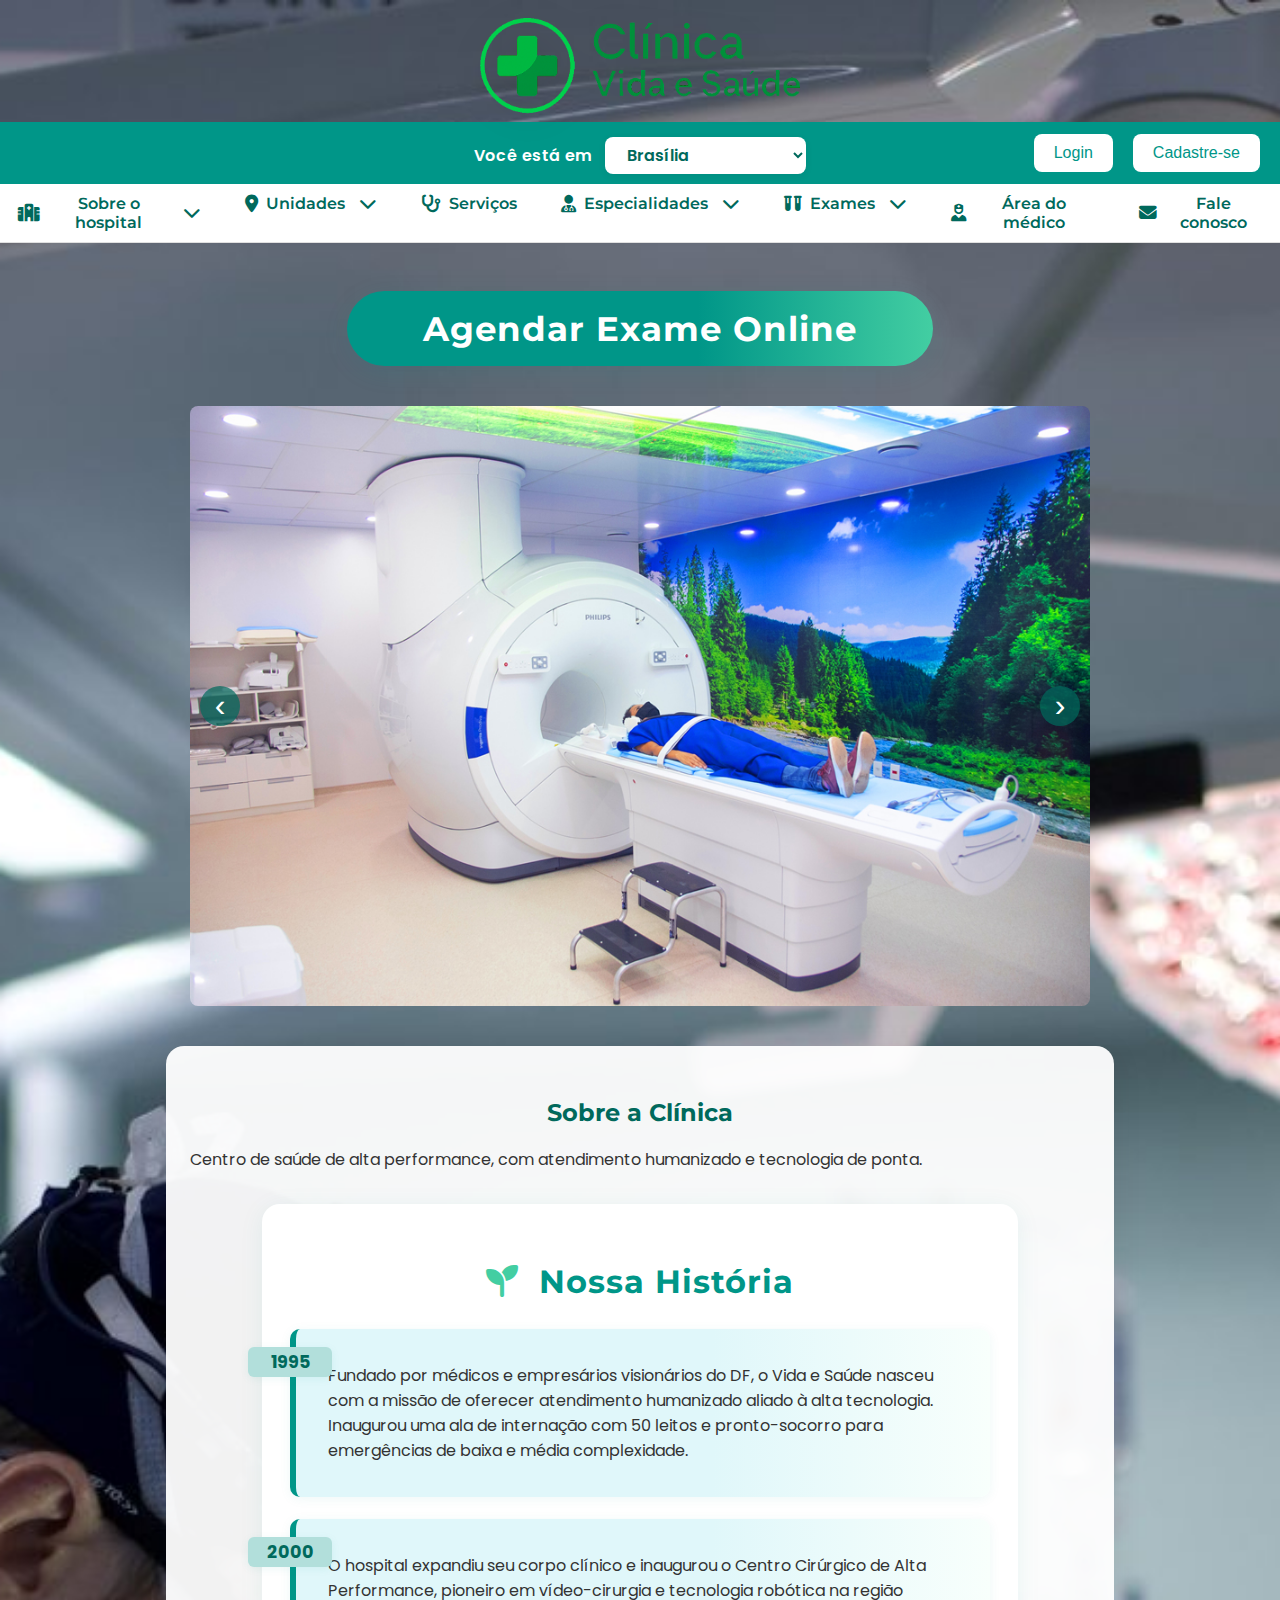
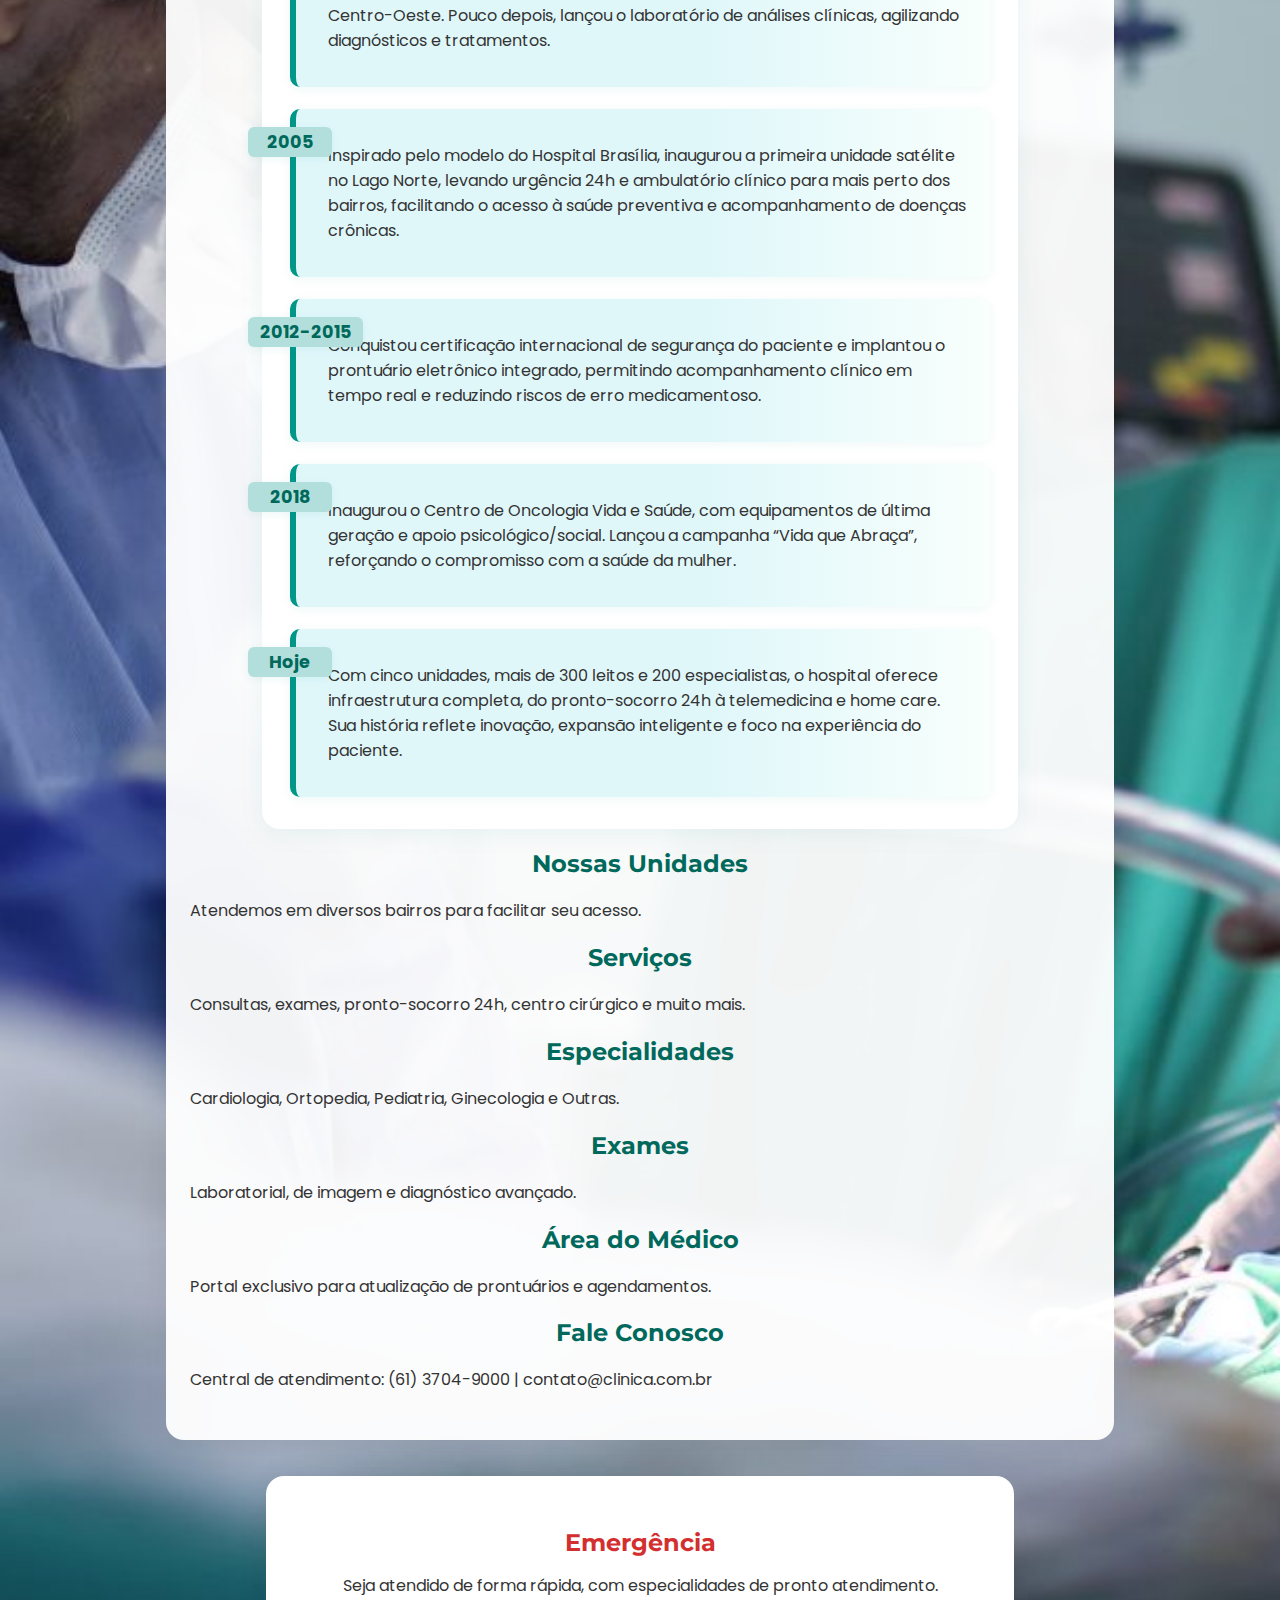
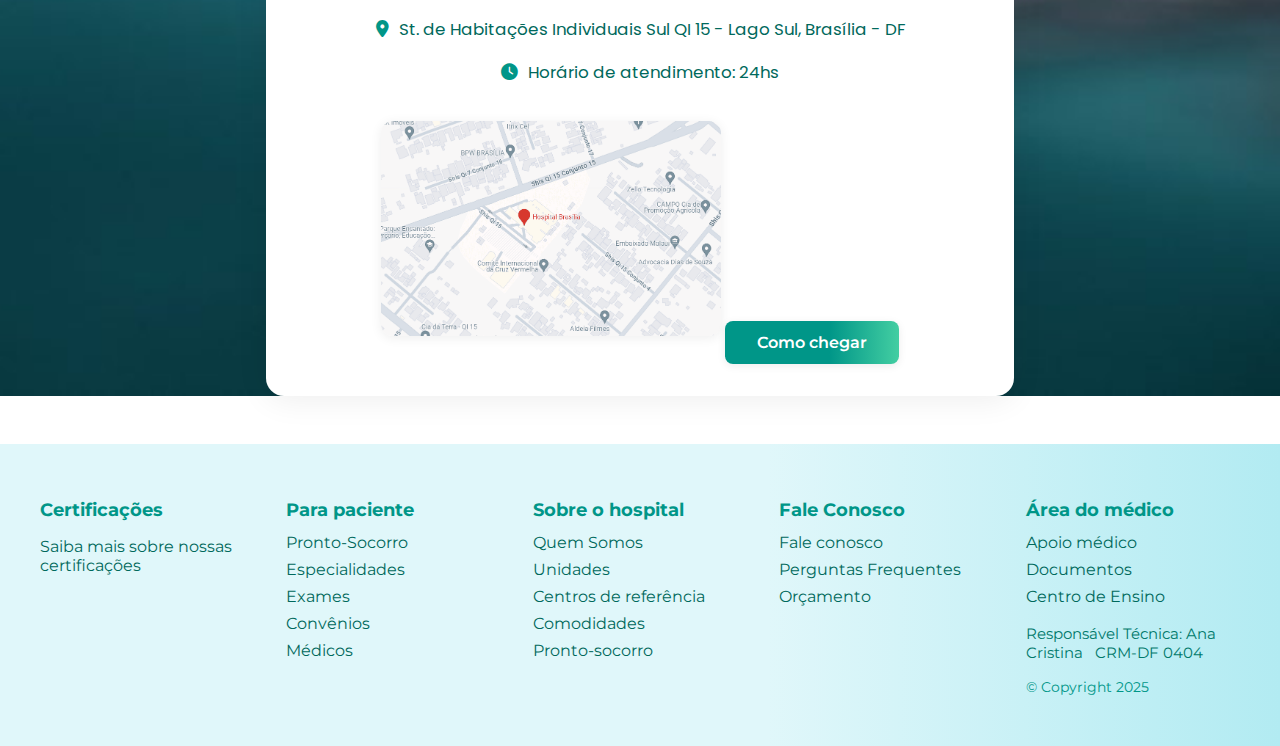
<file: Clinica Vida e Saude/html/index.html>
<!DOCTYPE html>
<html lang="pt-BR">
<head>
  <meta charset="UTF-8">
  <meta name="viewport" content="width=device-width, initial-scale=1.0">
  <title>Bem-vindo - Clínica Vida e Saúde</title>
  <link rel="stylesheet" href="../css/styleindex.css">
  <link rel="stylesheet" href="../css/carrossel.css">
  <link rel="stylesheet" href="https://cdnjs.cloudflare.com/ajax/libs/font-awesome/6.5.0/css/all.min.css">
</head>
<body>
  <div class="page-background">
    <!-- Imagem do fundo -->
    <div class="top-image-container">
      <img src="../images/topo22.png" alt="Topo Clínica" class="top-image">
    </div>

    <!-- Cabeçalho 1 -->
    <header class="header">
      <div>
        <label for="estado-select">Você está em</label>
        <select id="estado-select">
          <option>Brasília</option>
          <option>São Paulo</option>
          <option>Rio de Janeiro</option>
          <option>Minas Gerais</option>
          <option>Bahia</option>
          <option>Paraná</option>
          <option>Pernambuco</option>
          <option>Ceará</option>
          <option>Rio Grande do Sul</option>
          <option>Goiás</option>
          <option>Pará</option>
        </select>
      </div>
      <div class="header-buttons">
        <button class="btn-login" onclick="window.location.href='login.html'">Login</button>
        <button class="btn-cadastro" onclick="window.location.href='registro.html'">Cadastre-se</button>
      </div>
    </header>

    <!-- Barra de navegação com botões -->
    <nav class="header-nav">
      <ul>
        <li class="dropdown has-dropdown">
          <button type="button">
            <i class="fas fa-hospital"></i> Sobre o hospital <i class="fas fa-chevron-down chevron"></i>
          </button>
          <ul class="dropdown-content">
            <li><a href="#sobre">Nossa história</a></li>
          </ul>
        </li>
        <li class="dropdown has-dropdown">
          <button type="button">
            <i class="fas fa-map-marker-alt"></i> Unidades <i class="fas fa-chevron-down chevron"></i>
          </button>
          <ul class="dropdown-content">
            <li><a href="#unidades">Brasília</a></li>
            <li><a href="#unidades">São Paulo</a></li>
            <li><a href="#unidades">Rio de Janeiro</a></li>
            <li><a href="#unidades">Minas Gerais</a></li>
            <li><a href="#unidades">Pará</a></li>
            <li><a href="#unidades">Santa Catarina</a></li>
          </ul>
        </li>
        <li><button type="button"><i class="fas fa-stethoscope"></i> Serviços</button></li>
        <li class="dropdown has-dropdown">
          <button type="button">
            <i class="fas fa-user-md"></i> Especialidades <i class="fas fa-chevron-down chevron"></i>
          </button>
          <ul class="dropdown-content">
            <li><a href="#cardiologia">Cardiologia</a></li>
            <li><a href="#ortopedia">Ortopedia</a></li>
            <li><a href="#pediatria">Pediatria</a></li>
            <li><a href="#ginecologia">Ginecologia</a></li>
            <li><a href="#dermatologia">Dermatologia</a></li>
          </ul>
        </li>
        <li class="dropdown has-dropdown">
          <button type="button">
            <i class="fas fa-vials"></i> Exames <i class="fas fa-chevron-down chevron"></i>
          </button>
          <ul class="dropdown-content">
            <li><a href="#laboratorial">Laboratorial</a></li>
            <li><a href="#imagem">Imagem</a></li>
            <li><a href="#diagnostico">Diagnóstico Avançado</a></li>
          </ul>
        </li>
        <li><button type="button"><i class="fas fa-user-nurse"></i> Área do médico</button></li>
        <li><button type="button"><i class="fas fa-envelope"></i> Fale conosco</button></li>
      </ul>
    </nav>

    <!-- Barra de busca -->
    <div class="agendar-container">
      <button class="btn-agendar-grande" onclick="window.location.href='agendar.html'">
        Agendar Exame Online
      </button>
    </div>

    <!-- Carrossel de imagens abaixo do cabeçalho -->
    <section class="carrossel">
      <div class="faixa-carrossel">
        <div class="item-carrossel"><img src="../images/1.jpg" alt="Ambiente 1"></div>
        <div class="item-carrossel"><img src="../images/2.jpg" alt="Ambiente 2"></div>
        <div class="item-carrossel"><img src="../images/3.jpg" alt="Ambiente 3"></div>
      </div>
      <button class="botao-carrossel anterior">‹</button>
      <button class="botao-carrossel proximo">›</button>
    </section>

    <!-- Container das abas -->
    <div class="container">
      <section class="tabs">
        <div class="tab-panels">
          <div id="sobre" class="tab-panel active">
            <h2>Sobre a Clínica</h2>
            <p>Centro de saúde de alta performance, com atendimento humanizado e tecnologia de ponta.</p>
            <div class="historia-container">
              <h2 class="historia-titulo">
                <i class="fas fa-seedling"></i> Nossa História
              </h2>
              <div class="historia-timeline">
                <div class="historia-bloco">
                  <span class="historia-ano">1995</span>
                  <p>
                    Fundado por médicos e empresários visionários do DF, o Vida e Saúde nasceu com a missão de oferecer atendimento humanizado aliado à alta tecnologia. Inaugurou uma ala de internação com 50 leitos e pronto-socorro para emergências de baixa e média complexidade.
                  </p>
                </div>
                <div class="historia-bloco">
                  <span class="historia-ano">2000</span>
                  <p>
                    O hospital expandiu seu corpo clínico e inaugurou o Centro Cirúrgico de Alta Performance, pioneiro em vídeo-cirurgia e tecnologia robótica na região Centro-Oeste. Pouco depois, lançou o laboratório de análises clínicas, agilizando diagnósticos e tratamentos.
                  </p>
                </div>
                <div class="historia-bloco">
                  <span class="historia-ano">2005</span>
                  <p>
                    Inspirado pelo modelo do Hospital Brasília, inaugurou a primeira unidade satélite no Lago Norte, levando urgência 24h e ambulatório clínico para mais perto dos bairros, facilitando o acesso à saúde preventiva e acompanhamento de doenças crônicas.
                  </p>
                </div>
                <div class="historia-bloco">
                  <span class="historia-ano">2012-2015</span>
                  <p>
                    Conquistou certificação internacional de segurança do paciente e implantou o prontuário eletrônico integrado, permitindo acompanhamento clínico em tempo real e reduzindo riscos de erro medicamentoso.
                  </p>
                </div>
                <div class="historia-bloco">
                  <span class="historia-ano">2018</span>
                  <p>
                    Inaugurou o Centro de Oncologia Vida e Saúde, com equipamentos de última geração e apoio psicológico/social. Lançou a campanha “Vida que Abraça”, reforçando o compromisso com a saúde da mulher.
                  </p>
                </div>
                <div class="historia-bloco">
                  <span class="historia-ano">Hoje</span>
                  <p>
                    Com cinco unidades, mais de 300 leitos e 200 especialistas, o hospital oferece infraestrutura completa, do pronto-socorro 24h à telemedicina e home care. Sua história reflete inovação, expansão inteligente e foco na experiência do paciente.
                  </p>
                </div>
              </div>
            </div>
          </div>
          <div id="unidades" class="tab-panel">
            <h2>Nossas Unidades</h2>
            <p>Atendemos em diversos bairros para facilitar seu acesso.</p>
          </div>
          <div id="servicos" class="tab-panel">
            <h2>Serviços</h2>
            <p>Consultas, exames, pronto-socorro 24h, centro cirúrgico e muito mais.</p>
          </div>
          <div id="especialidades" class="tab-panel">
            <h2>Especialidades</h2>
            <p>Cardiologia, Ortopedia, Pediatria, Ginecologia e Outras.</p>
          </div>
          <div id="exames" class="tab-panel">
            <h2>Exames</h2>
            <p>Laboratorial, de imagem e diagnóstico avançado.</p>
          </div>
          <div id="area-medico" class="tab-panel">
            <h2>Área do Médico</h2>
            <p>Portal exclusivo para atualização de prontuários e agendamentos.</p>
          </div>
          <div id="contato" class="tab-panel">
            <h2>Fale Conosco</h2>
            <p>Central de atendimento: (61) 3704-9000 | contato@clinica.com.br</p>
          </div>
        </div>
      </section>
    </div>

    <!-- Menu hambúrguer -->
    <button id="menu-toggle" class="hamburger" aria-label="Abrir menu">
      <span></span>
      <span></span>
      <span></span>
    </button>

    <!-- Sidebar -->
    <nav id="sidebar" class="sidebar">
      <ul>
        <li class="dropdown">
          <button type="button">
            <i class="fas fa-hospital"></i> Sobre o hospital <i class="fas fa-chevron-down chevron"></i>
          </button>
          <ul class="dropdown-content">
            <li><a href="#sobre">Nossa história</a></li>
          </ul>
        </li>
        <li class="dropdown">
          <button type="button">
            <i class="fas fa-map-marker-alt"></i> Unidades <i class="fas fa-chevron-down chevron"></i>
          </button>
          <ul class="dropdown-content">
            <li><a href="#unidades">Brasília</a></li>
            <li><a href="#unidades">São Paulo</a></li>
            <li><a href="#unidades">Rio de Janeiro</a></li>
            <li><a href="#unidades">Minas Gerais</a></li>
            <li><a href="#unidades">Pará</a></li>
            <li><a href="#unidades">Santa Catarina</a></li>
          </ul>
        </li>
        <li class="dropdown">
          <button type="button">
            <i class="fas fa-user-md"></i> Especialidades <i class="fas fa-chevron-down chevron"></i>
          </button>
          <ul class="dropdown-content">
            <li><a href="#cardiologia">Cardiologia</a></li>
            <li><a href="#ortopedia">Ortopedia</a></li>
            <li><a href="#pediatria">Pediatria</a></li>
            <li><a href="#ginecologia">Ginecologia</a></li>
            <li><a href="#dermatologia">Dermatologia</a></li>
          </ul>
        </li>
        <li class="dropdown">
          <button type="button">
            <i class="fas fa-vials"></i> Exames <i class="fas fa-chevron-down chevron"></i>
          </button>
          <ul class="dropdown-content">
            <li><a href="#laboratorial">Laboratorial</a></li>
            <li><a href="#imagem">Imagem</a></li>
            <li><a href="#diagnostico">Diagnóstico Avançado</a></li>
          </ul>
        </li>
        <li><a href="#area-medico"><i class="fas fa-user-nurse"></i> Área do médico</a></li>
        <li><a href="#contato"><i class="fas fa-envelope"></i> Fale conosco</a></li>
        <li><button class="btn-login" onclick="window.location.href='login.html'"><i class="fas fa-sign-in-alt"></i> Login</button></li>
        <li><button class="btn-cadastro" onclick="window.location.href='registro.html'"><i class="fas fa-user-plus"></i> Cadastro</button></li>
      </ul>
    </nav>

    <!-- Área de Emergência -->
    <section class="emergency">
      <h2>Emergência</h2>
      <p>Seja atendido de forma rápida, com especialidades de pronto atendimento.</p>
      <div class="info">
        <p><i class="fas fa-map-marker-alt"></i> St. de Habitações Individuais Sul QI 15 - Lago Sul, Brasília - DF</p>
        <p><i class="fas fa-clock"></i> Horário de atendimento: 24hs</p>
      </div>
      <img src="../images/mapa.png" alt="Mapa do hospital">
      <button class="btn-como-chegar" onclick="window.open('https://www.google.com/maps/place/St.+de+Habita%C3%A7%C3%B5es+Individuais+Sul+QI+15+-+Asa+Sul,+Bras%C3%ADlia+-+DF/@-15.8519686,-47.8869258,16z/data=!3m1!4b1!4m6!3m5!1s0x935a24fe02badadf:0x57f5bb041e1db2c3!8m2!3d-15.8506946!4d-47.8822231!16s%2Fg%2F11bwfzrggs?entry=ttu&g_ep=EgoyMDI1MDUyMS4wIKXMDSoASAFQAw%3D%3D')">Como chegar</button>
    </section>

    <div id="mensagem-flutuante" class="mensagem-flutuante">
      Central de atendimento: (61) 3704-9000 | contato@clinica.com.br
    </div>
  </div>

  <footer class="footer-infos">
    <div class="footer-container">
      <div class="footer-col">
        <h3>Certificações</h3>
        <p><a href="#">Saiba mais sobre nossas certificações</a></p>
      </div>
      <div class="footer-col">
        <h3>Para paciente</h3>
        <ul>
          <li><a href="#">Pronto-Socorro</a></li>
          <li><a href="#">Especialidades</a></li>
          <li><a href="#">Exames</a></li>
          <li><a href="#">Convênios</a></li>
          <li><a href="#">Médicos</a></li>
        </ul>
      </div>
      <div class="footer-col">
        <h3>Sobre o hospital</h3>
        <ul>
          <li><a href="#">Quem Somos</a></li>
          <li><a href="#">Unidades</a></li>
          <li><a href="#">Centros de referência</a></li>
          <li><a href="#">Comodidades</a></li>
          <li><a href="#">Pronto-socorro</a></li>
        </ul>
      </div>
      <div class="footer-col">
        <h3>Fale Conosco</h3>
        <ul>
          <li><a href="#">Fale conosco</a></li>
          <li><a href="#">Perguntas Frequentes</a></li>
          <li><a href="#">Orçamento</a></li>
        </ul>
      </div>
      <div class="footer-col">
        <h3>Área do médico</h3>
        <ul>
          <li><a href="#">Apoio médico</a></li>
          <li><a href="#">Documentos</a></li>
          <li><a href="#">Centro de Ensino</a></li>
        </ul>
        <p class="footer-rt">
          Responsável Técnica: Ana Cristina &nbsp; CRM-DF 0404
        </p>
        <p class="footer-copy">
          © Copyright 2025
        </p>
      </div>
    </div>
  </footer>

  <script src="../javascript/carrossel.js"></script>
  <script src="../javascript/tabs.js"></script>
  <script src="../javascript/sidebar.js"></script>
  <script src="../javascript/homebar.js"></script>
</body>
</html>
</file>
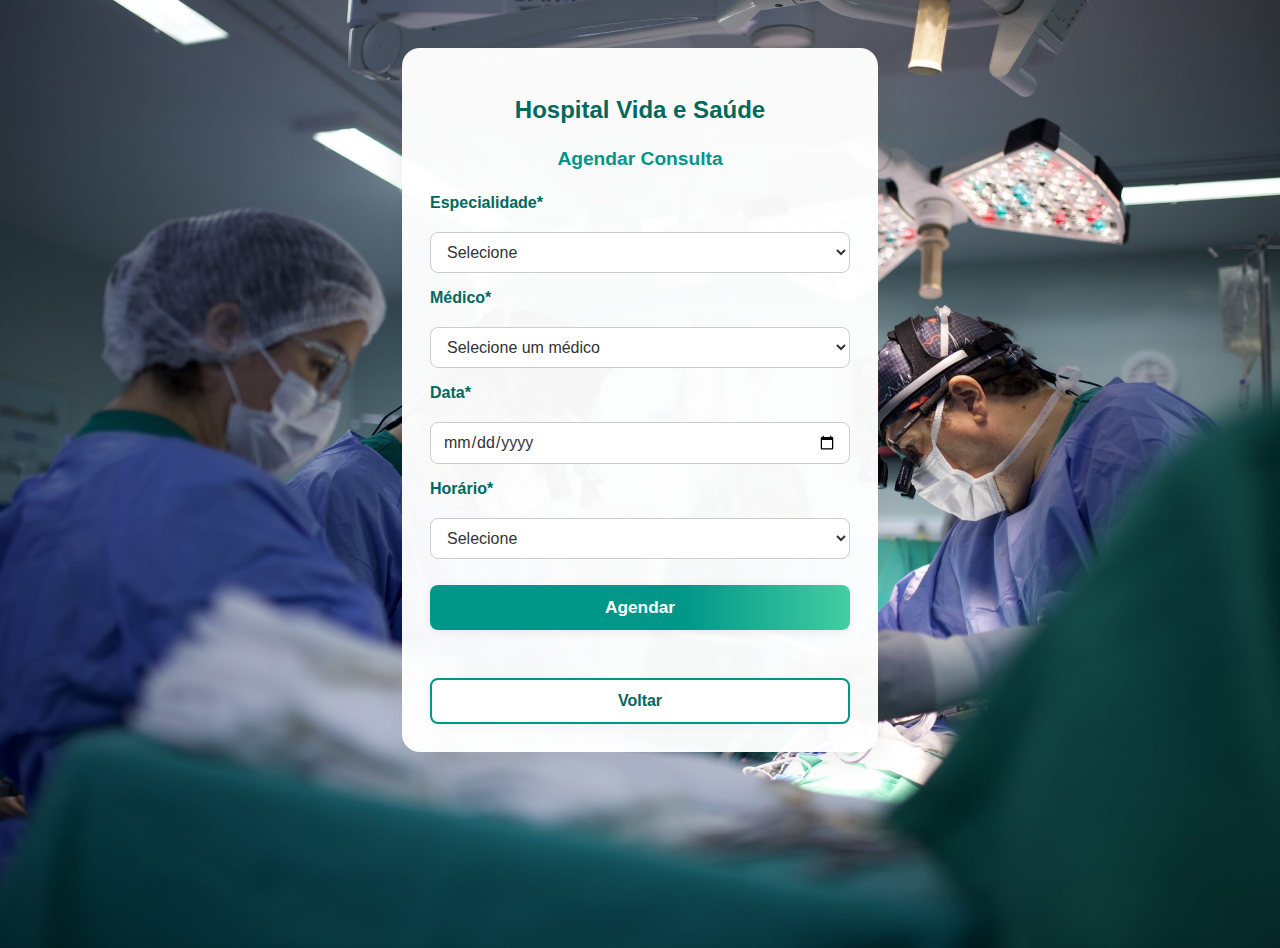
<file: Clinica Vida e Saude/html/agendar.html>
<!DOCTYPE html>
<html lang="pt-BR">
<head>
  <meta charset="UTF-8" />
  <meta name="viewport" content="width=device-width, initial-scale=1.0"/>
  <title>Agendar Consulta</title>
  <link rel="stylesheet" href="../css/styleagendar.css
  " />
  <style>
    body {
      background: url('../images/fundoindex.jpg') no-repeat center center / cover;
      min-height: 100vh;
      margin: 0;
      padding: 0;
    }
  </style>
</head>
<body>
  <div class="container">
    <header>
      <h1>Hospital Vida e Saúde</h1>
    </header>
    <h2>Agendar Consulta</h2>
    <form>
      <label for="especialidade">Especialidade*</label>
      <select class="select" id="especialidade" name="especialidade" required>
        <option value="">Selecione</option>
        <option value="cardiologia">Cardiologia</option>
        <option value="dermatologia">Dermatologia</option>
        <option value="ginecologia">Ginecologia</option>
        <option value="neurologia">Neurologia</option>
        <option value="ortopedia">Ortopedia</option>
        <option value="pediatria">Pediatria</option>
        <option value="psiquiatria">Psiquiatria</option>
        <option value="urologia">Urologia</option>
      </select>
      <label for="medico">Médico*</label>
      <select class="select" id="medico" name="medico" required>
        <option value="">Selecione um médico</option>
        <option value="dr-joao-silva">Dr. João Silva</option>
        <option value="dra-maria-oliveira">Dra. Maria Oliveira</option>
        <option value="dr-carlos-santos">Dr. Carlos Santos</option>
      </select>
      <label for="data">Data*</label>
      <input class="date-input" type="date" id="data" name="data" required placeholder="dd/mm/aaaa">
      <label for="hora">Horário*</label>
      <select class="select" id="hora" name="hora" required>
        <option value="">Selecione</option>
        <option value="09:00">09:00</option>
        <option value="09:30">09:30</option>
        <option value="10:00">10:00</option>
        <option value="10:30">10:30</option>
        <option value="11:00">11:00</option>
        <option value="11:30">11:30</option>
        <option value="12:00">12:00</option>
        <option value="12:30">12:30</option>
        <option value="13:00">13:00</option>
        <option value="13:30">13:30</option>
        <option value="14:00">14:00</option>
        <option value="14:30">14:30</option>
        <option value="15:00">15:00</option>
        <option value="15:30">15:30</option>
        <option value="16:00">16:00</option>
        <option value="16:30">16:30</option>
        <option value="17:00">17:00</option>
        <option value="17:30">17:30</option>
        <option value="18:00">18:00</option>
      </select>
      <button type="submit" class="btn-primary-salvar">Agendar</button>
    </form>
    <div id="mensagem-sucesso" class="mensagem-sucesso">
      Consulta Agendada com Sucesso!
    </div>
    <br><br>
    <button onclick="location.href='index.html'" class="btn-secondary">Voltar</button>
  </div>
  <script>
  document.querySelector('form').addEventListener('submit', function (e) {
    e.preventDefault(); // Impede o envio do formulário

    // Exibe a mensagem de sucesso
    const mensagem = document.getElementById('mensagem-sucesso');
    mensagem.style.display = 'block';

    // Oculta a mensagem após 3 segundos
    setTimeout(() => {
      mensagem.style.display = 'none';
    }, 3000);

    // Limpa os campos do formulário
    this.reset();
  });
</script>
</body>
</html>
</file>
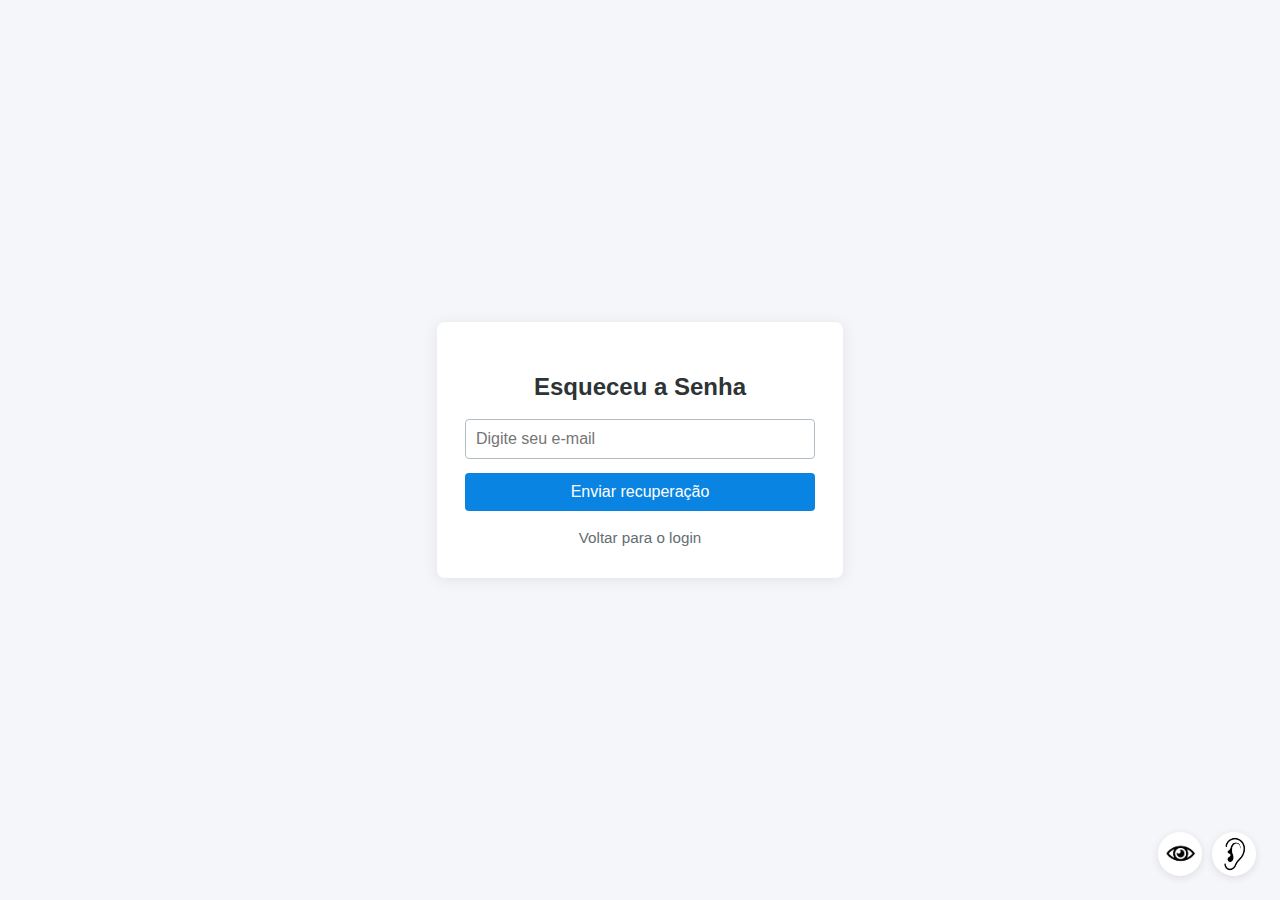
<file: Clinica Vida e Saude/html/esqueceu.html>
<!DOCTYPE html>
<html lang="pt-br">
<head>
    <meta charset="UTF-8">
    <title>Esqueceu a Senha - Clínica</title>
    <meta name="viewport" content="width=device-width, initial-scale=1">
    <link rel="stylesheet" href="../css/styleesqueceu.css" />
</head>
<body>
    <div class="container" id="container">
        <h2>Esqueceu a Senha</h2>
        <form id="recoverForm">
            <input type="email" id="email" placeholder="Digite seu e-mail" required>
            <button type="submit">Enviar recuperação</button>
        </form>
        <a href="login.html" class="back-link">Voltar para o login</a>
    </div>

    <!-- Acessibilidade dinâmica -->
    <div class="accessibility">
      <div class="accessibility-icons">
        <img src="../images/Olho.png" alt="Acessibilidade visual" class="icone-acessibilidade" onclick="toggleVisionMenu()" />
        <img src="../images/Orelha.png" alt="Acessibilidade auditiva" class="icone-acessibilidade" onclick="toggleAudioAccessibility()" />
      </div>
      <div class="vision-menu" id="visionMenu" style="display:none;">
        <button onclick="toggleContrast()">Ativar/Desativar Contraste</button>
        <button onclick="increaseFont()">Aumentar Fonte</button>
        <button onclick="decreaseFont()">Diminuir Fonte</button>
      </div>
    </div>

    <!-- VLibras -->
    <div vw class="enabled">
      <div vw-access-button class="active"></div>
      <div vw-plugin-wrapper>
        <div class="vw-plugin-top-wrapper"></div>
      </div>
    </div>

    <script src="../javascript/acessibilidade.js"></script>
    <script>
        document.getElementById('recoverForm').addEventListener('submit', function(e) {
            e.preventDefault();
            document.getElementById('container').innerHTML = `
                <h2>Recuperação enviada</h2>
                <p class="success-message">
                    Um e-mail de recuperação foi enviado para o endereço informado.<br>
                    Verifique sua caixa de entrada e siga as instruções.
                </p>
                <a href="login.html" class="back-link">Voltar para o login</a>
            `;
        });
    </script>
</body>
</html>
</file>
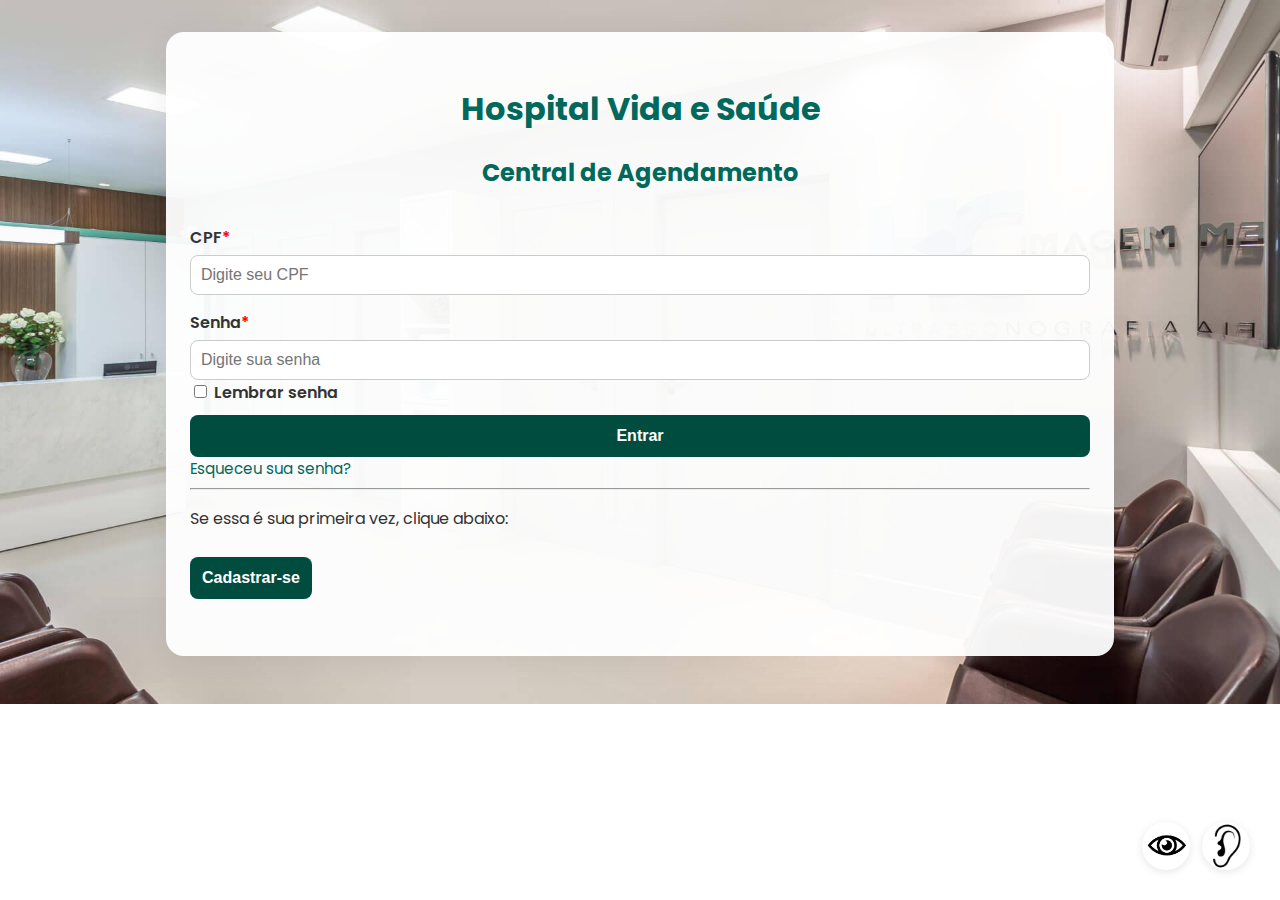
<file: Clinica Vida e Saude/html/login.html>
<!DOCTYPE html>
<html lang="pt-BR">
<head>
  <meta charset="UTF-8" />
  <meta name="viewport" content="width=device-width, initial-scale=1.0" />
  <title>Login</title>
  <link rel="stylesheet" href="../css/style.css" />
  <link rel="stylesheet" href="../css/stylelogin.css" />
</head>
<body style="background: url('../images/marcar.jpg') no-repeat center center / cover;">
  <div class="container" id="mainContainer">
    <header>
      <h1>Hospital Vida e Saúde</h1>
    </header>
    <h2>Central de Agendamento</h2>
    <form id="loginForm">
      <label for="cpf">CPF<span>*</span></label>
      <input type="text" id="cpf" name="cpf" required placeholder="Digite seu CPF">
      <label for="senha">Senha<span>*</span></label>
      <input type="password" id="senha" name="senha" required placeholder="Digite sua senha">
      <div>
        <input type="checkbox" id="lembrar" name="lembrar">
        <label for="lembrar">Lembrar senha</label>
      </div>
      <button type="submit" class="btn-secondary">Entrar</button>
      <a href="esqueceu.html" class="link">Esqueceu sua senha?</a>
    </form>
    <hr />
    <p>Se essa é sua primeira vez, clique abaixo:</p>
    <button onclick="location.href='registro.html'" class="btn-secondary">Cadastrar-se</button>
    <br><br>
  </div>

  <!-- Acessibilidade -->
  <div class="accessibility">
    <div class="accessibility-icons">
      <img src="../images/Olho.png" alt="Acessibilidade visual" class="icone-acessibilidade" onclick="toggleVisionMenu()" />
      <img src="../images/Orelha.png" alt="Acessibilidade auditiva" class="icone-acessibilidade" onclick="toggleAudioAccessibility()" />
    </div>
    <div class="vision-menu" id="visionMenu" style="display:none;">
      <button onclick="toggleContrast()">Ativar/Desativar Contraste</button>
      <button onclick="increaseFont()">Aumentar Fonte</button>
      <button onclick="decreaseFont()">Diminuir Fonte</button>
    </div>
  </div>

  <!-- VLibras -->
  <div vw class="enabled">
    <div vw-access-button class="active"></div>
    <div vw-plugin-wrapper>
      <div class="vw-plugin-top-wrapper"></div>
    </div>
  </div>
  <script src="../javascript/acessibilidade.js"></script>
  <script>
    // Redireciona para index.html ao enviar o formulário de login
    document.getElementById('loginForm').addEventListener('submit', function(e) {
      e.preventDefault();
      window.location.href = 'index.html';
    });
  </script>
</body>
</html>
</file>
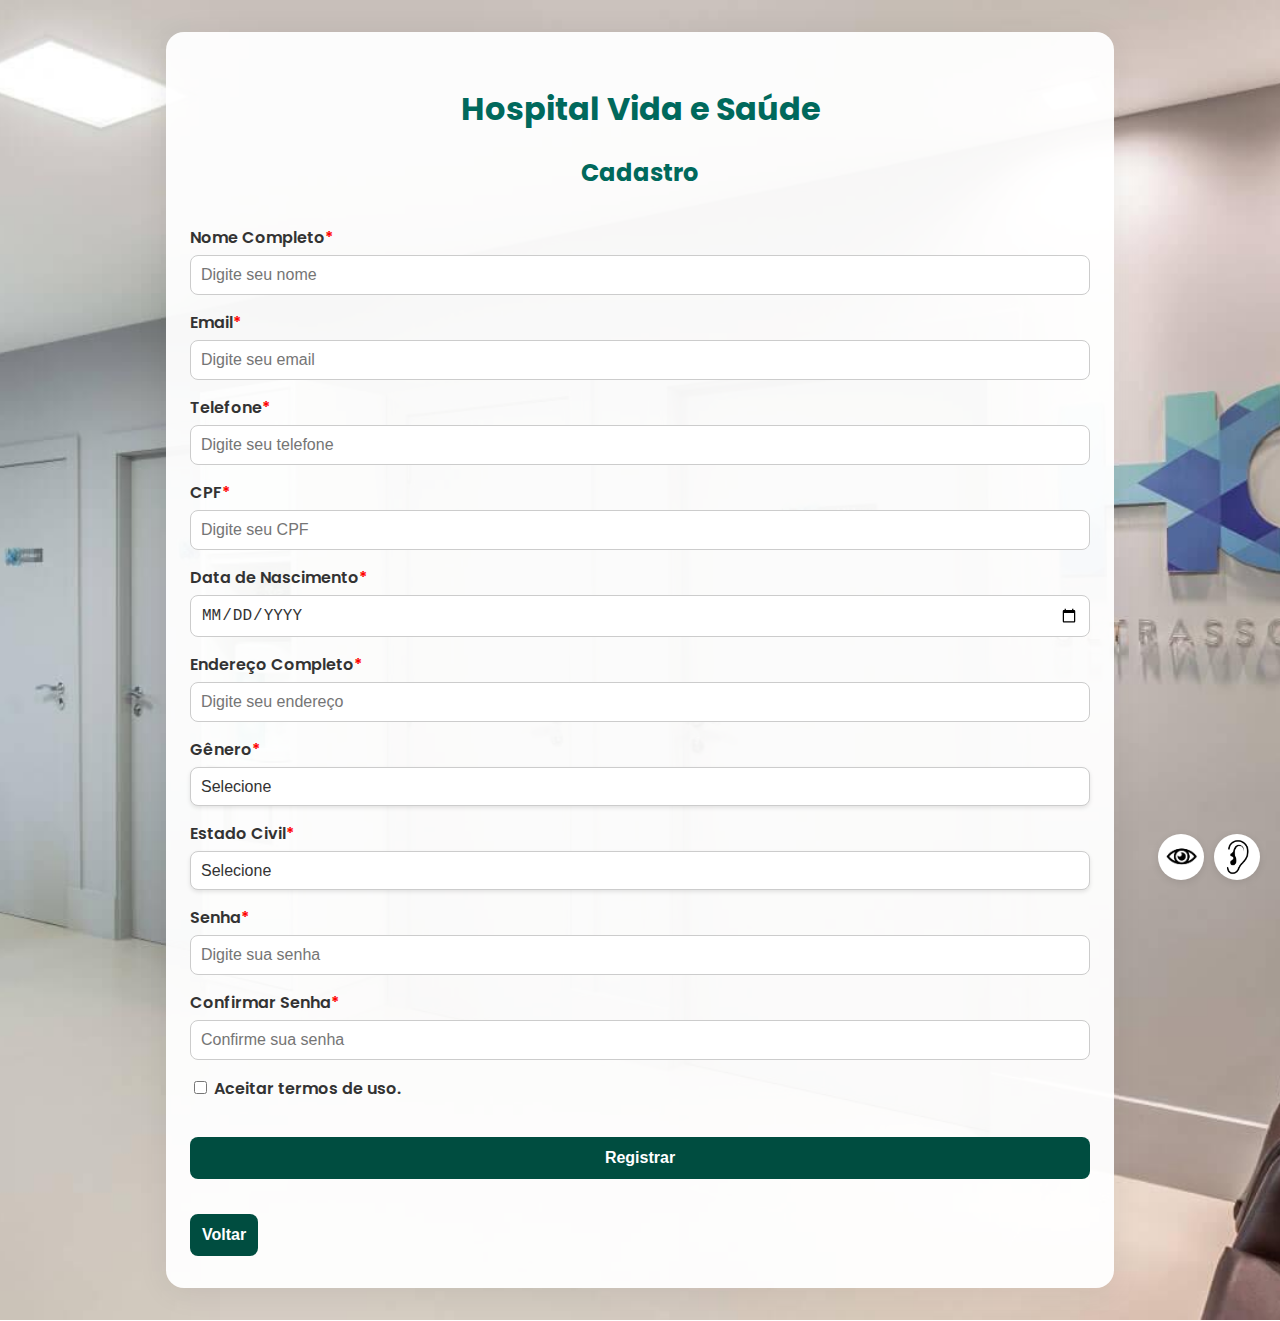
<file: Clinica Vida e Saude/html/registro.html>
<!DOCTYPE html>
<html lang="pt-BR">

<head>
  <meta charset="UTF-8" />
  <meta name="viewport" content="width=device-width, initial-scale=1.0" />
  <title>Cadastro</title>
  <link rel="stylesheet" href="../css/style.css" />
  <link rel="stylesheet" href="../css/styleregistro.css" />
  <style>
    body {
      background: url('../images/marcar.jpg') no-repeat center center / cover;
      min-height: 100vh;
      margin: 0;
      padding: 0;
    }
  </style>
</head>

<body>
  <div class="container">
    <header>
      <h1>Hospital Vida e Saúde</h1>
    </header>
    <h2>Cadastro</h2>
    <form id="formRegistro">
      <label for="nome">Nome Completo<span>*</span></label>
      <input type="text" id="nome" name="nome" required placeholder="Digite seu nome">
      <label for="email">Email<span>*</span></label>
      <input type="email" id="email" name="email" required placeholder="Digite seu email">
      <label for="telefone">Telefone<span>*</span></label>
      <input type="tel" id="telefone" name="telefone" required placeholder="Digite seu telefone">
      <label for="cpf">CPF<span>*</span></label>
      <input type="text" id="cpf" name="cpf" required placeholder="Digite seu CPF">
      <label for="dataNascimento">Data de Nascimento<span>*</span></label>
      <input class="date-input" type="date" id="dataNascimento" name="dataNascimento" required>
      <label for="endereco">Endereço Completo<span>*</span></label>
      <input type="text" id="endereco" name="endereco" required placeholder="Digite seu endereço">
      <label for="genero">Gênero<span>*</span></label>
      <select id="genero" class="select" name="genero" required>
        <option value="">Selecione</option>
        <option value="masculino">Masculino</option>
        <option value="feminino">Feminino</option>
        <option value="outro">Outro</option>
      </select>
      <label for="estadoCivil">Estado Civil<span>*</span></label>
      <select id="estadoCivil" class="select" name="estadoCivil" required>
        <option value="">Selecione</option>
        <option value="solteiro">Solteiro(a)</option>
        <option value="casado">Casado(a)</option>
        <option value="divorciado">Divorciado(a)</option>
        <option value="viuvo">Viúvo(a)</option>
      </select>
      <label for="senha">Senha<span>*</span></label>
      <input type="password" id="senha" name="senha" required placeholder="Digite sua senha" onfocus="document.getElementById('senha-msg').style.display='block'">
      <div id="senha-msg" style="display:none; color:gray; font-size:0.9em;">
        A senha deve conter pelo menos 8 caracteres, uma letra maiúscula e um número.
      </div>
      <label for="confirmar">Confirmar Senha<span>*</span></label>
      <input type="password" id="confirmar" name="confirmar" required placeholder="Confirme sua senha">
      <div style="margin: 16px 0;">
        <input type="checkbox" id="lembrar" name="lembrar" required>
        <label for="lembrar">Aceitar termos de uso.</label>
      </div>
      <button type="submit" class="btn-primary-salvar">Registrar</button>
    </form>
    <br>
    <button onclick="location.href='login.html'" class="btn-secondary">Voltar</button>
  </div>

  <!-- Notificação de sucesso -->
  <div id="notificacao-sucesso" class="notificacao-sucesso">
    Cadastro realizado com sucesso!
  </div>

  <!-- Acessibilidade -->
  <div class="accessibility">
    <div class="accessibility-icons">
      <img src="../images/Olho.png" alt="Acessibilidade visual" class="icone-acessibilidade" onclick="toggleVisionMenu()" />
      <img src="../images/Orelha.png" alt="Acessibilidade auditiva" class="icone-acessibilidade" onclick="toggleAudioAccessibility()" />
    </div>
    <div class="vision-menu" id="visionMenu" style="display:none;">
      <button onclick="toggleContrast()">Ativar/Desativar Contraste</button>
      <button onclick="increaseFont()">Aumentar Fonte</button>
      <button onclick="decreaseFont()">Diminuir Fonte</button>
    </div>
  </div>

  <!-- VLibras -->
  <div vw class="enabled">
    <div vw-access-button class="active"></div>
    <div vw-plugin-wrapper>
      <div class="vw-plugin-top-wrapper"></div>
    </div>
  </div>

  <script src="../javascript/acessibilidade.js"></script>
  <script src="../javascript/registro.js"></script>
  <script>
    // Exibe notificação de sucesso ao registrar
    document.getElementById('formRegistro').addEventListener('submit', function(e) {
      e.preventDefault();
      const notificacao = document.getElementById('notificacao-sucesso');
      notificacao.style.display = 'block';
      // Limpa o formulário
      this.reset();
      setTimeout(() => {
        notificacao.style.display = 'none';
      }, 3000);
    });
  </script>
</body>
</html>
</file>
<file: Clinica Vida e Saude/css/styleindex.css>
@import url('https://fonts.googleapis.com/css2?family=Poppins:wght@400;600&family=Montserrat:wght@600;700&display=swap');

body {
  font-family: 'Poppins', Arial, sans-serif;
  margin: 0;
  padding: 0;
  color: #333;
  min-height: 100vh;
}

.page-background {
  background: url('../images/fundoindex.jpg') no-repeat center center / cover;
  min-height: 100vh;
  width: 100vw;
  position: relative;
}

/* Imagem por cima do fundo */
.top-image-container {
  width: 100%;
  display: flex;
  justify-content: center;
  align-items: flex-start;
  margin-top: 0;
  z-index: 2;
  position: relative;
}
.top-image {
  max-width: 320px;
  width: 100%;
  margin: 18px 0 0 0;
  filter: drop-shadow(0 4px 16px rgba(0,0,0,0.09));
}

/* Header */
.header {
  display: flex;
  justify-content: center; 
  align-items: center;
  padding: 10px 20px;
  background-color: #009688;
  color: white;
  position: relative;
}
.header-buttons {
  position: absolute;
  right: 20px; 
  display: flex;
  gap: 10px;
}
.header label {
  color: #fff;
  font-weight: 600;
  margin-right: 10px;
  font-size: 1em;
  letter-spacing: 0.02em;
}
#estado-select {
  font-size: 1em;
  border-radius: 8px;
  border: none;
  padding: 6px 18px;
  font-weight: 600;
  background: #fff;
  color: #00695c;
  box-shadow: 0 2px 8px rgba(0, 0, 0, 0.06);
  transition: box-shadow 0.2s;
  outline: none;
}
#estado-select:focus {
  box-shadow: 0 0 0 2px #43cea2;
}

/* Barra de navegação */
.header-nav {
  background: #fff;
  display: flex;
  justify-content: center;
  align-items: center;
  border-bottom: 1px solid #e0e0e0;
  box-shadow: 0 2px 8px rgba(0,0,0,0.03);
  font-family: 'Montserrat', Arial, sans-serif;
}
.header-nav ul {
  display: flex;
  gap: 8px;
  padding: 0;
  margin: 0;
  list-style: none;
}
.header-nav li {
  position: relative;
}
.header-nav button, .header-nav a {
  background: none;
  border: none;
  color: #00695c;
  font-size: 1em;
  font-family: 'Montserrat', Arial, sans-serif;
  font-weight: 600;
  padding: 10px 18px;
  border-radius: 22px;
  display: flex;
  align-items: center;
  gap: 8px;
  cursor: pointer;
  transition: background 0.18s, color 0.18s;
  text-decoration: none;
}
.header-nav button:hover, .header-nav a:hover,
.header-nav button:focus, .header-nav a:focus {
  background: #e0f2f1;
  color: #009688;
}
.header-nav i {
  font-size: 1.1em;
}
.dropdown-content {
  display: none;
  position: absolute;
  top: 110%;
  left: 0;
  background: #fff;
  min-width: 180px;
  box-shadow: 0 4px 16px rgba(0,0,0,0.10);
  border-radius: 10px;
  z-index: 100;
  padding: 8px 0;
}
.dropdown-content li a {
  color: #00695c;
  text-decoration: none;
  display: block;
  padding: 10px 20px;
  font-size: 0.98em;
  border-radius: 8px;
  transition: background 0.18s, color 0.18s;
}
.dropdown-content li a:hover {
  background: #e0f2f1;
  color: #009688;
}
.dropdown:hover .dropdown-content,
.dropdown:focus-within .dropdown-content {
  display: block;
}


.header-nav .dropdown-content {
  display: none;
  position: absolute;
  top: 110%;
  left: 0;
  background: #fff;
  min-width: 180px;
  box-shadow: 0 4px 16px rgba(0,0,0,0.10);
  border-radius: 10px;
  z-index: 100;
  padding: 8px 0;
}

.header-nav .dropdown.open .dropdown-content {
  display: block;
}


.header-nav .chevron {
  margin-left: 6px;
  transition: transform 0.2s;
}

.header-nav .dropdown.open .chevron {
  transform: rotate(180deg);
}

/* Barra de busca */
.busca-container {
  display: flex;
  justify-content: center;
  align-items: center;
  margin: 28px 0 18px 0;
  gap: 0;
}
.busca-container input[type="text"] {
  width: 320px;
  max-width: 80vw;
  padding: 12px 16px;
  border-radius: 24px 0 0 24px;
  border: 1px solid #ccc;
  font-size: 1em;
  outline: none;
  box-shadow: 0 2px 8px rgba(0,0,0,0.04);
  transition: border 0.2s;
}
.busca-container input[type="text"]:focus {
  border: 1.5px solid #009688;
}
.busca-container button {
  padding: 12px 28px;
  border-radius: 0 24px 24px 0;
  border: none;
  background: linear-gradient(90deg, #009688 60%, #43cea2 100%);
  color: #fff;
  font-size: 1em;
  font-weight: 600;
  cursor: pointer;
  box-shadow: 0 2px 8px rgba(0,0,0,0.08);
  transition: background 0.2s, transform 0.2s;
}
.busca-container button:hover {
  background: linear-gradient(90deg, #00695c 60%, #009688 100%);
  transform: translateY(-2px) scale(1.04);
}


.sidebar {
  background-color: #f5f5f5;
  padding: 20px;
  width: 250px;
  position: fixed;
  top: 0;
  left: -250px; 
  height: 100%;
  overflow-y: auto;
  box-shadow: 2px 0 8px rgba(0, 0, 0, 0.1);
  transition: left 0.3s ease, opacity 0.3s ease; 
  opacity: 0; 
  pointer-events: none; 
}
.sidebar.open {
  left: 0; 
  opacity: 1; 
  pointer-events: auto; 
}
.sidebar ul {
  list-style: none;
  padding: 0;
  margin: 0;
}
.sidebar ul li {
  margin-bottom: 15px;
}
.sidebar ul li a, .sidebar ul li button {
  display: flex;
  align-items: center;
  text-decoration: none;
  color: #00695c;
  font-size: 1em;
  font-weight: 600;
  padding: 10px 15px;
  border-radius: 8px;
  transition: background-color 0.3s ease, color 0.3s ease;
  background: none;
  border: none;
  cursor: pointer;
}
.sidebar ul li a:hover, .sidebar ul li button:hover {
  background-color: #e0f2f1;
  color: #004d40;
}
.sidebar ul li a i, .sidebar ul li button i {
  margin-right: 10px;
}

/* Botão hambúrguer */
.hamburger {
  position: fixed;
  top: 16px;
  left: 20px;
  z-index: 1102;
  width: 48px;
  height: 48px;
  background: rgba(255, 255, 255, 0.95);
  border: none;
  border-radius: 50%;
  box-shadow: 0 2px 8px rgba(0, 0, 0, 0.1);
  display: flex;
  flex-direction: column;
  justify-content: center;
  align-items: center;
  cursor: pointer;
  transition: box-shadow 0.2s, background 0.2s;
}
.hamburger:hover {
  box-shadow: 0 4px 16px rgba(0, 0, 0, 0.18);
  background: #e0f2f1;
}
.hamburger span {
  display: block;
  width: 26px;
  height: 3.5px;
  margin: 4px 0;
  background: #00695c;
  border-radius: 2px;
  transition: all 0.3s;
}
.sidebar.open ~ .hamburger span:nth-child(1) {
  transform: translateY(7px) rotate(45deg);
}
.sidebar.open ~ .hamburger span:nth-child(2) {
  opacity: 0;
}
.sidebar.open ~ .hamburger span:nth-child(3) {
  transform: translateY(-7px) rotate(-45deg);
}

/* Container centralizado e com sombra */
.container {
  max-width: 900px;
  margin: 32px auto;
  background: rgba(255,255,255,0.95);
  border-radius: 18px;
  box-shadow: 0 4px 32px rgba(0,0,0,0.07);
  padding: 32px 24px;
}

h1, h2 {
  text-align: center;
  color: #00695c;
  font-family: 'Montserrat', Arial, sans-serif;
  font-weight: 700;
}

.tab-buttons {
  display: flex;
  flex-wrap: wrap;
  justify-content: center;
  gap: 16px;
  margin-bottom: 24px;
}

.tab-buttons button {
  background: linear-gradient(90deg, #009688 60%, #43cea2 100%);
  color: #fff;
  border: none;
  border-radius: 24px;
  padding: 12px 32px;
  font-size: 1.1em;
  font-family: 'Montserrat', Arial, sans-serif;
  font-weight: 600;
  cursor: pointer;
  box-shadow: 0 2px 8px rgba(0,0,0,0.08);
  transition: background 0.2s, transform 0.2s, box-shadow 0.2s;
  outline: none;
}
.tab-buttons button.active,
.tab-buttons button:hover {
  background: linear-gradient(90deg, #00695c 60%, #009688 100%);
  transform: translateY(-2px) scale(1.04);
  box-shadow: 0 4px 16px rgba(0,150,136,0.10);
}

/* Emergência */
.emergency {
  background: #fff;
  border-radius: 18px;
  box-shadow: 0 4px 32px rgba(0,0,0,0.07);
  max-width: 700px;
  margin: 36px auto 24px auto;
  padding: 32px 24px;
  text-align: center;
}
.emergency h2 {
  color: #d32f2f;
  margin-bottom: 10px;
}
.emergency .info {
  margin: 18px 0;
  color: #00695c;
  font-size: 1.05em;
}
.emergency .info i {
  margin-right: 6px;
  color: #009688;
}
.emergency img {
  width: 100%;
  max-width: 340px;
  margin: 18px 0 12px 0;
  border-radius: 12px;
  box-shadow: 0 2px 12px rgba(0,0,0,0.07);
}
.btn-como-chegar {
  background: linear-gradient(90deg, #009688 60%, #43cea2 100%);
  color: #fff;
  border: none;
  border-radius: 8px;
  padding: 12px 32px;
  font-size: 1em;
  font-family: 'Montserrat', Arial, sans-serif;
  font-weight: 600;
  cursor: pointer;
  transition: background 0.2s, transform 0.2s, box-shadow 0.2s;
  box-shadow: 0 2px 8px rgba(0,0,0,0.08);
}
.btn-como-chegar:hover {
  background: linear-gradient(90deg, #00695c 60%, #009688 100%);
  transform: translateY(-2px) scale(1.04);
}


.mensagem-flutuante {
  display: none; 
  position: fixed;
  top: 50%;
  left: 50%;
  transform: translate(-50%, -50%);
  background-color: #fff; 
  color: #000; 
  padding: 20px 30px;
  border-radius: 8px;
  box-shadow: 0 4px 15px rgba(0, 0, 0, 0.3);
  z-index: 1000;
  font-size: 1.2em;
  text-align: center;
}

/* História */
.historia-container {
  background: #fff;
  border-radius: 18px;
  box-shadow: 0 4px 24px rgba(0,150,136,0.08);
  padding: 32px 28px;
  margin: 32px auto 0 auto;
  max-width: 700px;
  position: relative;
  animation: fadeIn 1s;
}

.historia-titulo {
  text-align: center;
  color: #009688;
  font-family: 'Montserrat', Arial, sans-serif;
  font-size: 2em;
  font-weight: 700;
  margin-bottom: 28px;
  letter-spacing: 1px;
}

.historia-titulo i {
  margin-right: 10px;
  color: #43cea2;
}

.historia-timeline {
  display: flex;
  flex-direction: column;
  gap: 22px;
}

.historia-bloco {
  background: linear-gradient(90deg, #e0f7fa 60%, #f8fffc 100%);
  border-left: 6px solid #009688;
  border-radius: 10px;
  padding: 18px 22px 18px 32px;
  position: relative;
  box-shadow: 0 2px 12px rgba(0,150,136,0.07);
}

.historia-ano {
  font-size: 1.1em;
  font-weight: 700;
  color: #00695c;
  background: #b2dfdb;
  border-radius: 6px;
  padding: 2px 12px;
  position: absolute;
  left: -48px;
  top: 18px;
  min-width: 60px;
  text-align: center;
  box-shadow: 0 2px 8px rgba(0,150,136,0.08);
}

@media (max-width: 800px) {
  .historia-container {
    padding: 18px 6vw;
    max-width: 98vw;
  }
  .historia-ano {
    position: static;
    display: inline-block;
    margin-bottom: 8px;
    left: 0;
    top: 0;
  }
  .historia-bloco {
    padding-left: 18px;
  }
}

@keyframes fadeIn {
  from { opacity: 0; transform: translateY(30px);}
  to { opacity: 1; transform: translateY(0);}
}

/* Responsivo */
@media (max-width: 900px) {
  .container {
    max-width: 98vw;
    padding: 18px 4vw;
  }
  .sidebar {
    width: 80vw;
    min-width: 160px;
    padding-top: 60px;
  }
}
@media (max-width: 600px) {
  .container {
    margin: 12px auto;
    padding: 10px 2vw;
  }
  .sidebar {
    width: 90vw;
    min-width: 120px;
    padding-top: 50px;
    font-size: 0.98em;
  }
  .hamburger {
    width: 40px;
    height: 40px;
    top: 10px;
    left: 10px;
  }
}


input, select, textarea {
  font-family: 'Poppins', Arial, sans-serif;
  padding: 10px;
  margin-top: 5px;
  border: 1px solid #ccc;
  border-radius: 8px;
  font-size: 16px;
  background-color: #fff;
  color: #333;
  box-sizing: border-box;
}

input:focus, select:focus, textarea:focus {
  border-color: #00695c;
  outline: none;
  box-shadow: 0 0 5px rgba(0, 105, 92, 0.5);
}

.btn-primary, .btn-primary-entrar, .btn-primary-salvar, .btn-secondary {
  background: linear-gradient(90deg, #009688 60%, #43cea2 100%);
  color: #fff;
  border: none;
  border-radius: 8px;
  padding: 12px 24px;
  font-size: 16px;
  font-family: 'Montserrat', Arial, sans-serif;
  font-weight: 600;
  cursor: pointer;
  transition: background 0.2s, transform 0.2s, box-shadow 0.2s;
  box-shadow: 0 2px 8px rgba(0,0,0,0.08);
  margin: 10px auto;
  display: block;
}

.btn-primary:hover, .btn-primary-entrar:hover, .btn-primary-salvar:hover, .btn-secondary:hover {
  background: linear-gradient(90deg, #00695c 60%, #009688 100%);
  transform: translateY(-2px) scale(1.04);
  box-shadow: 0 4px 16px rgba(0,150,136,0.10);
}

.btn-login, .btn-cadastro {
  background-color: #fff;
  color: #009688;
  border: none;
  border-radius: 8px;
  padding: 10px 20px;
  font-size: 1em;
  cursor: pointer;
  transition: background-color 0.3s ease, color 0.3s ease;
  margin-left: 10px;
}

.btn-login:hover, .btn-cadastro:hover {
  background-color: #00796b;
  color: #fff;
}

.link {
  color: #00695c;
  text-decoration: none;
  font-size: 0.95em;
  transition: color 0.2s;
}

.link:hover {
  text-decoration: underline;
  color: #009688;
}

/* Rodapé */
.footer-infos {
  width: 100%;
  background: linear-gradient(90deg, #e0f7fa 60%, #b2ebf2 100%);
  padding: 36px 0 18px 0;
  margin-top: 48px;
  font-family: 'Montserrat', Arial, sans-serif;
  color: #00695c;
}

.footer-container {
  max-width: 1200px;
  margin: 0 auto;
  display: flex;
  flex-wrap: wrap;
  gap: 32px;
  justify-content: space-between;
}

.footer-col {
  flex: 1 1 180px;
  min-width: 180px;
  margin-bottom: 18px;
}

.footer-col h3 {
  font-size: 1.15em;
  font-weight: 700;
  margin-bottom: 12px;
  color: #009688;
}

.footer-col ul {
  list-style: none;
  padding: 0;
  margin: 0;
}

.footer-col ul li {
  margin-bottom: 8px;
}

.footer-col a {
  color: #00695c;
  text-decoration: none;
  transition: color 0.2s;
}

.footer-col a:hover {
  color: #009688;
  text-decoration: underline;
}

.footer-rt {
  font-size: 0.95em;
  margin-top: 18px;
  color: #00796b;
}

.footer-copy {
  font-size: 0.9em;
  color: #009688;
  margin-top: 6px;
}

@media (max-width: 900px) {
  .footer-container {
    flex-direction: column;
    gap: 0;
    padding: 0 6vw;
  }
  .footer-col {
    margin-bottom: 28px;
  }
}


.sidebar .dropdown-content {
  display: none;
  position: relative;
  background: #fff;
  margin-top: 8px;
  padding: 8px 0;
  border-radius: 8px;
  box-shadow: 0 4px 8px rgba(0, 0, 0, 0.1);
}

.sidebar .dropdown-content li {
  padding: 8px 16px;
}

.sidebar .dropdown-content li a {
  text-decoration: none;
  color: #00695c;
  font-size: 0.95em;
  display: block;
}

.sidebar .dropdown-content li:hover {
  background-color: #e0f2f1;
}

.sidebar .dropdown.open .dropdown-content {
  display: block;
}

.sidebar .dropdown button {
  display: flex;
  justify-content: space-between;
  align-items: center;
  width: 100%;
  background: none;
  border: none;
  color: #00695c;
  font-size: 1em;
  font-weight: 600;
  padding: 10px 15px;
  cursor: pointer;
  border-radius: 8px;
  transition: background-color 0.3s ease;
}

.sidebar .dropdown button:hover {
  background-color: #e0f2f1;
}

.sidebar .dropdown .chevron {
  transition: transform 0.3s ease;
}

.sidebar .dropdown.open .chevron {
  transform: rotate(180deg);
}

/* Agendar */
.agendar-container {
  display: flex;
  justify-content: center;
  align-items: center;
  margin: 48px 0 36px 0;
}

.btn-agendar-grande {
  background: linear-gradient(90deg, #009688 60%, #43cea2 100%);
  color: #fff;
  border: none;
  border-radius: 40px;
  padding: 17px 76px;
  font-size: 2.1em;
  font-family: 'Montserrat', Arial, sans-serif;
  font-weight: 700;
  cursor: pointer;
  box-shadow: 0 6px 24px rgba(0,150,136,0.13);
  transition: background 0.2s, transform 0.2s;
  margin: 0 auto;
  display: block;
  letter-spacing: 1px;
}

.btn-agendar-grande:hover {
  background: linear-gradient(90deg, #00695c 60%, #009688 100%);
  transform: scale(1.04);
}
</file>
<file: Clinica Vida e Saude/css/carrossel.css>
/* Carrossel principal */
.carrossel {
    position: relative;
    overflow: hidden;
    width: 100%;
    max-width: 900px;
    margin: 40px auto;
}
  
.faixa-carrossel {
    display: flex;
    transition: transform 0.5s ease-in-out;
}
  
.item-carrossel {
    min-width: 100%;
    user-select: none;
}
  
.item-carrossel img {
    display: block;
    width: 100%;
    height: auto;
    border-radius: 8px;
}
  
/* Botões de navegação */
.botao-carrossel {
    position: absolute;
    top: 50%;
    transform: translateY(-50%);
    background: rgba(0, 105, 92, 0.7);
    border: none;
    color: #fff;
    font-size: 2rem;
    width: 40px;
    height: 40px;
    border-radius: 50%;
    cursor: pointer;
    z-index: 10;
    transition: background 0.3s ease;
}
  
.botao-carrossel:hover {
    background: rgba(0, 105, 92, 1);
}
  
.botao-carrossel.anterior {
    left: 10px;
}
  
.botao-carrossel.proximo {
    right: 10px;
}
  
/* Responsividade */
@media (max-width: 600px) {
    .botao-carrossel {
      font-size: 1.5rem;
      width: 32px;
      height: 32px;
    }
}
</file>
<file: Clinica Vida e Saude/css/styleagendar.css>
/* Fundo da página */
body {
  background: url('../images/fundoindex.jpg') no-repeat center center / cover;
  min-height: 100vh;
  margin: 0;
  padding: 0;
  font-family: 'Poppins', Arial, sans-serif;
}

/* Container centralizado */
.container {
  max-width: 420px;
  margin: 48px auto;
  background: rgba(255,255,255,0.97);
  border-radius: 18px;
  box-shadow: 0 4px 32px rgba(0,0,0,0.09);
  padding: 32px 28px 28px 28px;
  display: flex;
  flex-direction: column;
  align-items: stretch;
}

/* Títulos */
.container header h1 {
  text-align: center;
  color: #00695c;
  font-family: 'Montserrat', Arial, sans-serif;
  font-weight: 700;
  margin-bottom: 8px;
  font-size: 1.5em;
}
.container h2 {
  text-align: center;
  color: #009688;
  font-family: 'Montserrat', Arial, sans-serif;
  font-weight: 600;
  margin-bottom: 24px;
  font-size: 1.2em;
}

/* Formulário */
form {
  display: flex;
  flex-direction: column;
  gap: 16px;
}

label {
  font-weight: 600;
  color: #00695c;
  margin-bottom: 4px;
  font-size: 1em;
}

input[type="date"],
select.select {
  font-family: 'Poppins', Arial, sans-serif;
  padding: 10px 12px;
  border: 1px solid #ccc;
  border-radius: 8px;
  font-size: 1em;
  background-color: #fff;
  color: #333;
  box-sizing: border-box;
  margin-bottom: 0;
  transition: border 0.2s, box-shadow 0.2s;
}

input[type="date"]:focus,
select.select:focus {
  border-color: #009688;
  outline: none;
  box-shadow: 0 0 5px rgba(0, 150, 136, 0.18);
}

/* Botão Agendar */
.btn-primary-salvar {
  background: linear-gradient(90deg, #009688 60%, #43cea2 100%);
  color: #fff;
  border: none;
  border-radius: 8px;
  padding: 12px 0;
  font-size: 1.08em;
  font-family: 'Montserrat', Arial, sans-serif;
  font-weight: 600;
  cursor: pointer;
  transition: background 0.2s, transform 0.2s, box-shadow 0.2s;
  box-shadow: 0 2px 8px rgba(0,0,0,0.08);
  margin-top: 10px;
  margin-bottom: 0;
  width: 100%;
  display: block;
}

.btn-primary-salvar:hover {
  background: linear-gradient(90deg, #00695c 60%, #009688 100%);
  transform: translateY(-2px) scale(1.04);
  box-shadow: 0 4px 16px rgba(0,150,136,0.10);
}

/* Botão Voltar */
.btn-secondary {
  background: #fff;
  color: #00695c;
  border: 2px solid #009688;
  border-radius: 8px;
  padding: 12px 0;
  font-size: 1em;
  font-family: 'Montserrat', Arial, sans-serif;
  font-weight: 600;
  cursor: pointer;
  margin-top: 12px;
  width: 100%;
  transition: background 0.2s, color 0.2s, border 0.2s;
  box-shadow: 0 2px 8px rgba(0,0,0,0.04);
}

.btn-secondary:hover {
  background: #e0f2f1;
  color: #009688;
  border-color: #43cea2;
}

/* Mensagem de Sucesso */
.mensagem-sucesso {
  display: none;
  position: fixed;
  top: 10px; 
  left: 50%;
  transform: translateX(-50%);
  background-color: #4caf50;
  color: white;
  padding: 15px 20px;
  border-radius: 5px;
  box-shadow: 0 2px 10px rgba(0, 0, 0, 0.2);
  z-index: 1000;
  font-size: 1em;
  animation: fadeOut 3s forwards;
}

@keyframes fadeOut {
  0% {
    opacity: 1;
  }
  80% {
    opacity: 1;
  }
  100% {
    opacity: 0;
    transform: translateY(-20px);
  }
}

/* Responsivo */
@media (max-width: 600px) {
  .container {
    max-width: 98vw;
    padding: 16px 4vw 18px 4vw;
  }
  .btn-primary-salvar,
  .btn-secondary {
    font-size: 1em;
    padding: 12px 0;
  }
}
</file>
<file: Clinica Vida e Saude/css/styleesqueceu.css>
body {
            background: #f5f6fa;
            font-family: Arial, sans-serif;
            display: flex;
            align-items: center;
            justify-content: center;
            height: 100vh;
            margin: 0;
        }
        .container {
            background: #fff;
            padding: 32px 28px;
            border-radius: 8px;
            box-shadow: 0 2px 16px rgba(0,0,0,0.08);
            width: 100%;
            max-width: 350px;
            text-align: center;
        }
        .container h2 {
            margin-bottom: 18px;
            color: #2d3436;
        }
        .container form {
            display: flex;
            flex-direction: column;
            gap: 14px;
        }
        .container input[type="email"] {
            padding: 10px;
            border: 1px solid #b2bec3;
            border-radius: 4px;
            font-size: 1em;
        }
        .container button {
            background: #0984e3;
            color: #fff;
            border: none;
            padding: 10px;
            border-radius: 4px;
            font-size: 1em;
            cursor: pointer;
            transition: background 0.2s;
        }
        .container button:hover {
            background: #74b9ff;
        }
        .success-message {
            color: #00b894;
            margin-top: 18px;
            font-size: 1em;
        }
        .back-link {
            display: block;
            margin-top: 18px;
            color: #636e72;
            text-decoration: none;
            font-size: 0.95em;
        }
        .back-link:hover {
            text-decoration: underline;
        }
        
        /* Acessibilidade fixa no canto inferior direito */
.accessibility {
  position: fixed;
  right: 24px;
  bottom: 24px;
  z-index: 9999;
  display: flex;
  flex-direction: column;
  align-items: flex-end;
  gap: 10px;
}

.accessibility-icons {
  display: flex;
  gap: 10px;
}

.icone-acessibilidade {
  width: 36px;
  height: 36px;
  cursor: pointer;
  border-radius: 50%;
  background: #fff;
  box-shadow: 0 2px 8px rgba(0,0,0,0.10);
  transition: transform 0.2s, box-shadow 0.2s;
  object-fit: cover;
  padding: 4px;
}

.icone-acessibilidade:hover {
  transform: scale(1.08);
  box-shadow: 0 4px 16px rgba(0,0,0,0.18);
}

/* Ajuste do menu de acessibilidade */
.vision-menu {
  display: none;
  flex-direction: column;
  gap: 8px;
  background: #fff;
  border-radius: 12px;
  box-shadow: 0 2px 12px rgba(0,0,0,0.13);
  padding: 14px 18px;
  margin-top: 8px;
  align-items: flex-start;
  min-width: 180px;
}

.vision-menu button {
  background: linear-gradient(90deg, #009688 60%, #43cea2 100%);
  color: #fff;
  border: none;
  border-radius: 8px;
  padding: 8px 14px;
  font-size: 1em;
  font-family: 'Montserrat', Arial, sans-serif;
  font-weight: 600;
  cursor: pointer;
  transition: background 0.2s, transform 0.2s;
  margin-bottom: 4px;
  width: 100%;
  text-align: left;
}

.vision-menu button:hover {
  background: linear-gradient(90deg, #00695c 60%, #009688 100%);
  transform: translateY(-2px) scale(1.04);
}

/* Contraste alto */
.high-contrast {
  background-color: #000 !important;
  color: #fff !important;
}

.high-contrast a {
  color: #0f0 !important;
}

.high-contrast button {
  background-color: #444 !important;
  color: #fff !important;
  border: 1px solid #fff !important;
}

/* Texto maior */
.larger-text {
  font-size: 1.25em !important;
}

/* Alteração do fundo do container no modo de alto contraste */
.high-contrast .container {
  background-color: #333 !important;
  color: #fff !important;
  border: 1px solid #fff;
  box-shadow: none;
}

/* Alterar o texto para branco no modo de alto contraste */
.high-contrast .container h2 {
  color: #fff !important;
}
</file>
<file: Clinica Vida e Saude/css/style.css>
@import url('https://fonts.googleapis.com/css2?family=Poppins:wght@400;600&display=swap');

body {
  font-family: 'Poppins', sans-serif;
  background: url('fundoindex.jpg') no-repeat center center / cover;
  margin: 0;
  padding: 0;
  color: #333;
}

/* Container centralizado e com sombra */
.container {
  max-width: 900px;
  margin: 32px auto;
  background: rgba(255,255,255,0.95);
  border-radius: 18px;
  box-shadow: 0 4px 32px rgba(0,0,0,0.07);
  padding: 32px 24px;
}

h1, h2 {
  text-align: center;
  color: #00695c;
}

form, ul {
  display: flex;
  flex-direction: column;
}

label {
  margin-top: 15px;
  font-weight: 600;
}

label span {
  color: red;
}

input {
  padding: 10px;
  margin-top: 5px;
  border: 1px solid #ccc;
  border-radius: 8px;
  font-size: 16px;
}

input:focus {
  border-color: #00695c;
  outline: none;
  box-shadow: 0 0 5px rgba(0, 105, 92, 0.5);
}
label span {
  color: red;
}
.btn-primary-entrar{
  display: block;
  margin: 20px auto;
  float: right;

  width: 120px;
  margin-top: 20px;
  padding: 12px;
  background-color: #004d40;
  color: white;
  border: none;
  border-radius: 8px;
  font-size: 16px;
  font-weight: 600;
  cursor: pointer;
  transition: all 0.3s ease;
}
.btn-primary-salvar {
  position: fixed;
  bottom: 20px;
  right: 20px;
  width: 120px;
  padding: 12px;
  background-color: #004d40;
  color: white;
  border: none;
  border-radius: 8px;
  font-size: 16px;
  font-weight: 600;
  cursor: pointer;
  transition: all 0.3s ease;
}
.acessibilidade {
  position: fixed;
  bottom: 20px;
  right: 20px;
  display: flex;
  flex-direction: column;
  gap: 10px;
}
.acessibilidade button {
  background: #00796b;
  color: white;
  border: none;
  border-radius: 4px;
  padding: 8px 12px;
  cursor: pointer;
  transition: background 0.3s;
}
.acessibilidade button:hover {
  background: #005b50;
}
.btn-primary:hover {
  background-color: #004d40;
  transform: translateY(-2px);
}

.btn-secondary {
  margin-top: 10px;
  padding: 12px;
  background-color: #004d40;
  color: white;
  border: none;
  border-radius: 8px;
  font-size: 16px;
  font-weight: 600;
  cursor: pointer;
  transition: all 0.3s ease;
}

.btn-secondary:hover {
  background-color: #002c26;
  transform: translateY(-2px);
}

.link {
  color: #00695c;
  text-decoration: none;
  font-size: 0.95em;
}

.link:hover {
  text-decoration: underline;
}
.select {
  width: 100%;
  padding: 10px;
  margin-top: 5px;
  border: 1px solid #ccc;
  border-radius: 8px;
  font-size: 16px;
  background-color: #fff;
  color: #333;
  box-shadow: 0 2px 4px rgba(0, 0, 0, 0.1);
  appearance: none;
  background-image: url('data:image/svg+xml;charset=UTF-8,<svg xmlns="http://www.w3.org/2000/svg" viewBox="0 0 4 5"><path fill="#333" d="M2 0L0 2h4zm0 5L0 3h4z"/></svg>');
  background-repeat: no-repeat;
  background-position: right 10px center;
}
.select:hover {
  border-color: #00695c;
}
.select:focus {
  outline: none;
  border-color: #00695c;
  box-shadow: 0 0 5px rgba(0, 105, 92, 0.5);
}
.date-input {
  width: 96,5%;
  padding: 10px;
  margin-top: 5px;
  border: 1px solid #ccc;
  border-radius: 8px;
  font-size: 16px;
  background-color: #fff;
  color: #333;
  text-transform: uppercase;
  appearance: none;
  background-image: url('data:image/svg+xml;charset=UTF-8,<svg xmlns="http://www.w3.org/2000/svg" viewBox="0 0 10 10"><path fill="#333" d="M5 0L0 5h10z"/></svg>');
  background-repeat: no-repeat;
  background-position: right 10px center;
}
.date-input:hover {
  border-color: #00695c;
}
.date-input:focus {
  outline: none;
  border-color: #00695c;
  box-shadow: 0 0 5px rgba(0, 105, 92, 0.5);
}
.time-input {
  width: 96,5%;
  padding: 10px;
  margin-top: 5px;
  border: 1px solid #ccc;
  border-radius: 8px;
  font-size: 16px;
  background-color: #fff;
  color: #333;
  appearance: none;
  background-image: url('data:image/svg+xml;charset=UTF-8,<svg xmlns="http://www.w3.org/2000/svg" viewBox="0 0 10 10"><path fill="#333" d="M5 0L0 5h10z"/></svg>');
  background-repeat: no-repeat;
  background-position: right 10px center;
}
.time-input:hover {
  border-color: #00695c;
}
.time-input:focus {
  outline: none;
  border-color: #00695c;
  box-shadow: 0 0 5px rgba(0, 105, 92, 0.5);
}

/* Header mais fino */
.header {
  background-color: #00695c;
  padding: 8px 20px !important;
  min-height: 40px;
  box-shadow: 0 2px 8px rgba(0,0,0,0.04);
}

/* Menu lateral */
.sidebar {
  position: fixed;
  top: 0;
  left: -240px;
  width: 220px;
  height: 100%;
  background: #00695c;
  color: #fff;
  transition: left 0.3s;
  z-index: 1001;
  padding-top: 60px;
  box-shadow: 2px 0 8px rgba(0,0,0,0.1);
}
.sidebar.open {
  left: 0;
}
.sidebar ul {
  list-style: none;
  padding: 0;
  margin: 0;
}
.sidebar ul li {
  margin: 24px 0;
  text-align: left;
}
.sidebar ul li a {
  color: #fff;
  text-decoration: none;
  font-size: 1.1em;
  padding: 10px 24px;
  display: block;
  border-radius: 4px;
  transition: background 0.2s;
}
.sidebar ul li a:hover {
  background: #004d40;
}

/* Botão hambúrguer */
.hamburger {
  position: fixed;
  top: 16px;
  left: 20px;
  z-index: 1100;
  width: 44px;
  height: 44px;
  background: #fff;
  border: none;
  border-radius: 50%;
  box-shadow: 0 2px 8px rgba(0,0,0,0.08);
  display: flex;
  flex-direction: column;
  justify-content: center;
  align-items: center;
  cursor: pointer;
  transition: box-shadow 0.2s;
}

.hamburger:hover {
  box-shadow: 0 4px 16px rgba(0,0,0,0.15);
}

.hamburger span {
  display: block;
  width: 24px;
  height: 3px;
  margin: 3px 0;
  background: #00695c;
  border-radius: 2px;
  transition: all 0.3s;
}

/* Animação do botão ao abrir o menu */
.sidebar.open ~ .hamburger span:nth-child(1) {
  transform: translateY(6px) rotate(45deg);
}
.sidebar.open ~ .hamburger span:nth-child(2) {
  opacity: 0;
}
.sidebar.open ~ .hamburger span:nth-child(3) {
  transform: translateY(-6px) rotate(-45deg);
}

.tab-buttons {
  display: flex;
  flex-wrap: wrap;
  justify-content: center;
  gap: 16px;
  margin-bottom: 24px;
}

.tab-buttons button {
  background: linear-gradient(90deg, #009688 60%, #43cea2 100%);
  color: #fff;
  border: none;
  border-radius: 24px;
  padding: 12px 32px;
  font-size: 1.1em;
  font-weight: 500;
  cursor: pointer;
  box-shadow: 0 2px 8px rgba(0,0,0,0.08);
  transition: background 0.2s, transform 0.2s, box-shadow 0.2s;
  outline: none;
}

.tab-buttons button.active,
.tab-buttons button:hover {
  background: linear-gradient(90deg, #00695c 60%, #009688 100%);
  transform: translateY(-2px) scale(1.04);
  box-shadow: 0 4px 16px rgba(0,150,136,0.10);
}

@media (max-width: 600px) {
  .sidebar { width: 80vw; }
}
</file>
<file: Clinica Vida e Saude/css/stylelogin.css>
.accessibility {
  position: fixed;
  bottom: 30px;
  right: 30px;
  z-index: 9999;
  display: flex;
  flex-direction: column;
  align-items: flex-end;
  gap: 10px;
}
.accessibility-icons {
  display: flex;
  gap: 12px;
}
.icone-acessibilidade {
  width: 48px;
  height: 48px;
  cursor: pointer;
  border-radius: 50%;
  background: #fff;
  box-shadow: 0 2px 8px rgba(0,0,0,0.10);
  transition: transform 0.2s, box-shadow 0.2s;
  object-fit: cover;
}
.icone-acessibilidade:hover {
  transform: scale(1.08);
  box-shadow: 0 4px 16px rgba(0,0,0,0.18);
}
.vision-menu {
  display: none;
  flex-direction: column;
  gap: 8px;
  background: #fff;
  border-radius: 12px;
  box-shadow: 0 2px 12px rgba(0,0,0,0.13);
  padding: 14px 18px;
  margin-top: 8px;
  align-items: flex-start;
  min-width: 220px;
}
.vision-menu button {
  background: linear-gradient(90deg, #009688 60%, #43cea2 100%);
  color: #fff;
  border: none;
  border-radius: 8px;
  padding: 10px 18px;
  font-size: 1em;
  font-family: 'Montserrat', Arial, sans-serif;
  font-weight: 600;
  cursor: pointer;
  transition: background 0.2s, transform 0.2s;
  margin-bottom: 4px;
  width: 100%;
  text-align: left;
}
.vision-menu button:hover {
  background: linear-gradient(90deg, #00695c 60%, #009688 100%);
  transform: translateY(-2px) scale(1.04);
}
.btn-primary-entrar {
  width: 100%;
  display: block;
}

.larger-text * {
  font-size: 1.2em !important;
}

.high-contrast {
  background-color: black !important;
  color: yellow !important;
}
.high-contrast .container,
.high-contrast .bemvindo,
.high-contrast .login-form {
  background-color: black !important;
}
.high-contrast input,
.high-contrast label,
.high-contrast h2,
.high-contrast p,
.high-contrast a {
  color: yellow !important;
  background-color: black !important;
}
.high-contrast .btn-primary-entrar,
.high-contrast .btn-secondary {
  background-color: yellow !important;
  color: black !important;
}
/* VLibras ajuste */
[vw] {
  height: 0%;
  margin-top: 200px;
  position: absolute !important;
  bottom: 10px !important;
  left: 70px !important;
  z-index: 999999 !important;
  margin-right: -50px;
}
</file>
<file: Clinica Vida e Saude/css/styleregistro.css>
@import url('https://fonts.googleapis.com/css2?family=Poppins:wght@400;600&display=swap');

body {
  font-family: 'Poppins', sans-serif;
  background: url('fundoindex.jpg') no-repeat center center / cover;
  margin: 0;
  padding: 0;
  color: #333;
}

/* Container centralizado*/
.container {
  max-width: 900px;
  margin: 32px auto;
  background: rgba(255,255,255,0.95);
  border-radius: 18px;
  box-shadow: 0 4px 32px rgba(0,0,0,0.07);
  padding: 32px 24px;
}

h1, h2 {
  text-align: center;
  color: #00695c;
}

form, ul {
  display: flex;
  flex-direction: column;
}

label {
  margin-top: 15px;
  font-weight: 600;
}

label span {
  color: red;
}

input {
  padding: 10px;
  margin-top: 5px;
  border: 1px solid #ccc;
  border-radius: 8px;
  font-size: 16px;
}

input:focus {
  border-color: #00695c;
  outline: none;
  box-shadow: 0 0 5px rgba(0, 105, 92, 0.5);
}
label span {
  color: red;
}
.btn-primary-entrar{
  display: block;
  margin: 20px auto;
  float: right;

  width: 120px;
  margin-top: 20px;
  padding: 12px;
  background-color: #004d40;
  color: white;
  border: none;
  border-radius: 8px;
  font-size: 16px;
  font-weight: 600;
  cursor: pointer;
  transition: all 0.3s ease;
}
.btn-primary-salvar {
  position: static;         
  bottom: auto;
  right: auto;
  width: 100%;             
  padding: 12px;
  background-color: #004d40;
  color: white;
  border: none;
  border-radius: 8px;
  font-size: 16px;
  font-weight: 600;
  cursor: pointer;
  transition: all 0.3s ease;
  margin-top: 20px;
  display: block;
  float: none;             
}
.btn-primary-salvar:hover {
  background: linear-gradient(90deg, #00695c 60%, #009688 100%);
  transform: translateY(-2px) scale(1.04);
  box-shadow: 0 4px 16px rgba(0,150,136,0.10);
}
.acessibilidade {
  position: fixed;
  bottom: 20px;
  right: 20px;
  z-index: 9999;
  display: flex;
  flex-direction: column;
  align-items: flex-end;
  gap: 10px;
}
.accessibility-icons {
  display: flex;
  gap: 10px;
}

.icone-acessibilidade {
  width: 38px;
  height: 38px;
  cursor: pointer;
  border-radius: 50%;
  background: #fff;
  box-shadow: 0 2px 8px rgba(0,0,0,0.10);
  transition: transform 0.2s, box-shadow 0.2s;
  object-fit: cover;
  padding: 4px;
}

.icone-acessibilidade:hover {
  transform: scale(1.08);
  box-shadow: 0 4px 16px rgba(0,0,0,0.18);
}

.vision-menu {
  display: none;
  flex-direction: column;
  gap: 8px;
  background: #fff;
  border-radius: 12px;
  box-shadow: 0 2px 12px rgba(0,0,0,0.13);
  padding: 14px 18px;
  margin-top: 8px;
  align-items: flex-start;
  min-width: 180px;
}

.vision-menu button {
  background: linear-gradient(90deg, #009688 60%, #43cea2 100%);
  color: #fff;
  border: none;
  border-radius: 8px;
  padding: 8px 14px;
  font-size: 1em;
  font-family: 'Montserrat', Arial, sans-serif;
  font-weight: 600;
  cursor: pointer;
  transition: background 0.2s, transform 0.2s;
  margin-bottom: 4px;
  width: 100%;
  text-align: left;
}

.vision-menu button:hover {
  background: linear-gradient(90deg, #00695c 60%, #009688 100%);
  transform: translateY(-2px) scale(1.04);
}


.accessibility {
  position: fixed;
  bottom: 20px;
  right: 20px;
  z-index: 9999;
  display: flex;
  flex-direction: column;
  align-items: flex-end;
  gap: 10px;
}

.accessibility-icons {
  display: flex;
  gap: 10px;
}

.icone-acessibilidade {
  width: 38px;
  height: 38px;
  cursor: pointer;
  border-radius: 50%;
  background: #fff;
  box-shadow: 0 2px 8px rgba(0,0,0,0.10);
  transition: transform 0.2s, box-shadow 0.2s;
  object-fit: cover;
  padding: 4px;
}

.icone-acessibilidade:hover {
  transform: scale(1.08);
  box-shadow: 0 4px 16px rgba(0,0,0,0.18);
}

.vision-menu {
  display: none;
  flex-direction: column;
  gap: 8px;
  background: #fff;
  border-radius: 12px;
  box-shadow: 0 2px 12px rgba(0,0,0,0.13);
  padding: 14px 18px;
  margin-top: 8px;
  align-items: flex-start;
  min-width: 180px;
}

.vision-menu button {
  background: linear-gradient(90deg, #009688 60%, #43cea2 100%);
  color: #fff;
  border: none;
  border-radius: 8px;
  padding: 8px 14px;
  font-size: 1em;
  font-family: 'Montserrat', Arial, sans-serif;
  font-weight: 600;
  cursor: pointer;
  transition: background 0.2s, transform 0.2s;
  margin-bottom: 4px;
  width: 100%;
  text-align: left;
}

.vision-menu button:hover {
  background: linear-gradient(90deg, #00695c 60%, #009688 100%);
  transform: translateY(-2px) scale(1.04);
}

.btn-primary:hover {
  background-color: #004d40;
  transform: translateY(-2px);
}

.btn-secondary {
  margin-top: 10px;
  padding: 12px;
  background-color: #004d40;
  color: white;
  border: none;
  border-radius: 8px;
  font-size: 16px;
  font-weight: 600;
  cursor: pointer;
  transition: all 0.3s ease;
}

.btn-secondary:hover {
  background-color: #002c26;
  transform: translateY(-2px);
}

.link {
  color: #00695c;
  text-decoration: none;
  font-size: 0.95em;
}

.link:hover {
  text-decoration: underline;
}
.select {
  width: 100%;
  padding: 10px;
  margin-top: 5px;
  border: 1px solid #ccc;
  border-radius: 8px;
  font-size: 16px;
  background-color: #fff;
  color: #333;
  box-shadow: 0 2px 4px rgba(0, 0, 0, 0.1);
  appearance: none;
  background-image: url('data:image/svg+xml;charset=UTF-8,<svg xmlns="http://www.w3.org/2000/svg" viewBox="0 0 4 5"><path fill="#333" d="M2 0L0 2h4zm0 5L0 3h4z"/></svg>');
  background-repeat: no-repeat;
  background-position: right 10px center;
}
.select:hover {
  border-color: #00695c;
}
.select:focus {
  outline: none;
  border-color: #00695c;
  box-shadow: 0 0 5px rgba(0, 105, 92, 0.5);
}
.date-input {
  width: 96,5%;
  padding: 10px;
  margin-top: 5px;
  border: 1px solid #ccc;
  border-radius: 8px;
  font-size: 16px;
  background-color: #fff;
  color: #333;
  text-transform: uppercase;
  appearance: none;
  background-image: url('data:image/svg+xml;charset=UTF-8,<svg xmlns="http://www.w3.org/2000/svg" viewBox="0 0 10 10"><path fill="#333" d="M5 0L0 5h10z"/></svg>');
  background-repeat: no-repeat;
  background-position: right 10px center;
}
.date-input:hover {
  border-color: #00695c;
}
.date-input:focus {
  outline: none;
  border-color: #00695c;
  box-shadow: 0 0 5px rgba(0, 105, 92, 0.5);
}
.time-input {
  width: 96,5%;
  padding: 10px;
  margin-top: 5px;
  border: 1px solid #ccc;
  border-radius: 8px;
  font-size: 16px;
  background-color: #fff;
  color: #333;
  appearance: none;
  background-image: url('data:image/svg+xml;charset=UTF-8,<svg xmlns="http://www.w3.org/2000/svg" viewBox="0 0 10 10"><path fill="#333" d="M5 0L0 5h10z"/></svg>');
  background-repeat: no-repeat;
  background-position: right 10px center;
}
.time-input:hover {
  border-color: #00695c;
}
.time-input:focus {
  outline: none;
  border-color: #00695c;
  box-shadow: 0 0 5px rgba(0, 105, 92, 0.5);
}


.header {
  background-color: #00695c;
  padding: 8px 20px !important;
  min-height: 40px;
  box-shadow: 0 2px 8px rgba(0,0,0,0.04);
}

/* Menu lateral */
.sidebar {
  position: fixed;
  top: 0;
  left: -240px;
  width: 220px;
  height: 100%;
  background: #00695c;
  color: #fff;
  transition: left 0.3s;
  z-index: 1001;
  padding-top: 60px;
  box-shadow: 2px 0 8px rgba(0,0,0,0.1);
}
.sidebar.open {
  left: 0;
}
.sidebar ul {
  list-style: none;
  padding: 0;
  margin: 0;
}
.sidebar ul li {
  margin: 24px 0;
  text-align: left;
}
.sidebar ul li a {
  color: #fff;
  text-decoration: none;
  font-size: 1.1em;
  padding: 10px 24px;
  display: block;
  border-radius: 4px;
  transition: background 0.2s;
}
.sidebar ul li a:hover {
  background: #004d40;
}

/* Botão hambúrguer */
.hamburger {
  position: fixed;
  top: 16px;
  left: 20px;
  z-index: 1100;
  width: 44px;
  height: 44px;
  background: #fff;
  border: none;
  border-radius: 50%;
  box-shadow: 0 2px 8px rgba(0,0,0,0.08);
  display: flex;
  flex-direction: column;
  justify-content: center;
  align-items: center;
  cursor: pointer;
  transition: box-shadow 0.2s;
}

.hamburger:hover {
  box-shadow: 0 4px 16px rgba(0,0,0,0.15);
}

.hamburger span {
  display: block;
  width: 24px;
  height: 3px;
  margin: 3px 0;
  background: #00695c;
  border-radius: 2px;
  transition: all 0.3s;
}


.sidebar.open ~ .hamburger span:nth-child(1) {
  transform: translateY(6px) rotate(45deg);
}
.sidebar.open ~ .hamburger span:nth-child(2) {
  opacity: 0;
}
.sidebar.open ~ .hamburger span:nth-child(3) {
  transform: translateY(-6px) rotate(-45deg);
}

.tab-buttons {
  display: flex;
  flex-wrap: wrap;
  justify-content: center;
  gap: 16px;
  margin-bottom: 24px;
}

.tab-buttons button {
  background: linear-gradient(90deg, #009688 60%, #43cea2 100%);
  color: #fff;
  border: none;
  border-radius: 24px;
  padding: 12px 32px;
  font-size: 1.1em;
  font-weight: 500;
  cursor: pointer;
  box-shadow: 0 2px 8px rgba(0,0,0,0.08);
  transition: background 0.2s, transform 0.2s, box-shadow 0.2s;
  outline: none;
}

.tab-buttons button.active,
.tab-buttons button:hover {
  background: linear-gradient(90deg, #00695c 60%, #009688 100%);
  transform: translateY(-2px) scale(1.04);
  box-shadow: 0 4px 16px rgba(0,150,136,0.10);
}

/* Contraste alto */
.high-contrast {
  background-color: #000 !important;
  color: #fff !important;
}

.high-contrast a {
  color: #0f0 !important;
}

.high-contrast button {
  background-color: #444 !important;
  color: #fff !important;
  border: 1px solid #fff !important;
}

/* Texto maior */
.larger-text {
  font-size: 1.25em !important;
}

/* Alteração do fundo do container no modo de alto contraste */
.high-contrast .container {
  background-color: #333 !important;
  color: #fff !important;
  border: 1px solid #fff;
  box-shadow: none;
}

/* Notificação flutuante de sucesso */
.notificacao-sucesso {
  display: none;
  position: fixed;
  top: 32px;
  left: 50%;
  transform: translateX(-50%);
  background: #43cea2;
  color: #fff;
  padding: 16px 32px;
  border-radius: 8px;
  font-size: 1.15em;
  font-weight: 600;
  box-shadow: 0 4px 24px rgba(0,0,0,0.13);
  z-index: 99999;
  animation: fadeInOut 3s;
}
@keyframes fadeInOut {
  0% { opacity: 0; }
  10% { opacity: 1; }
  90% { opacity: 1; }
  100% { opacity: 0; }
}

@media (max-width: 600px) {
  .sidebar { width: 80vw; }
}
</file>
